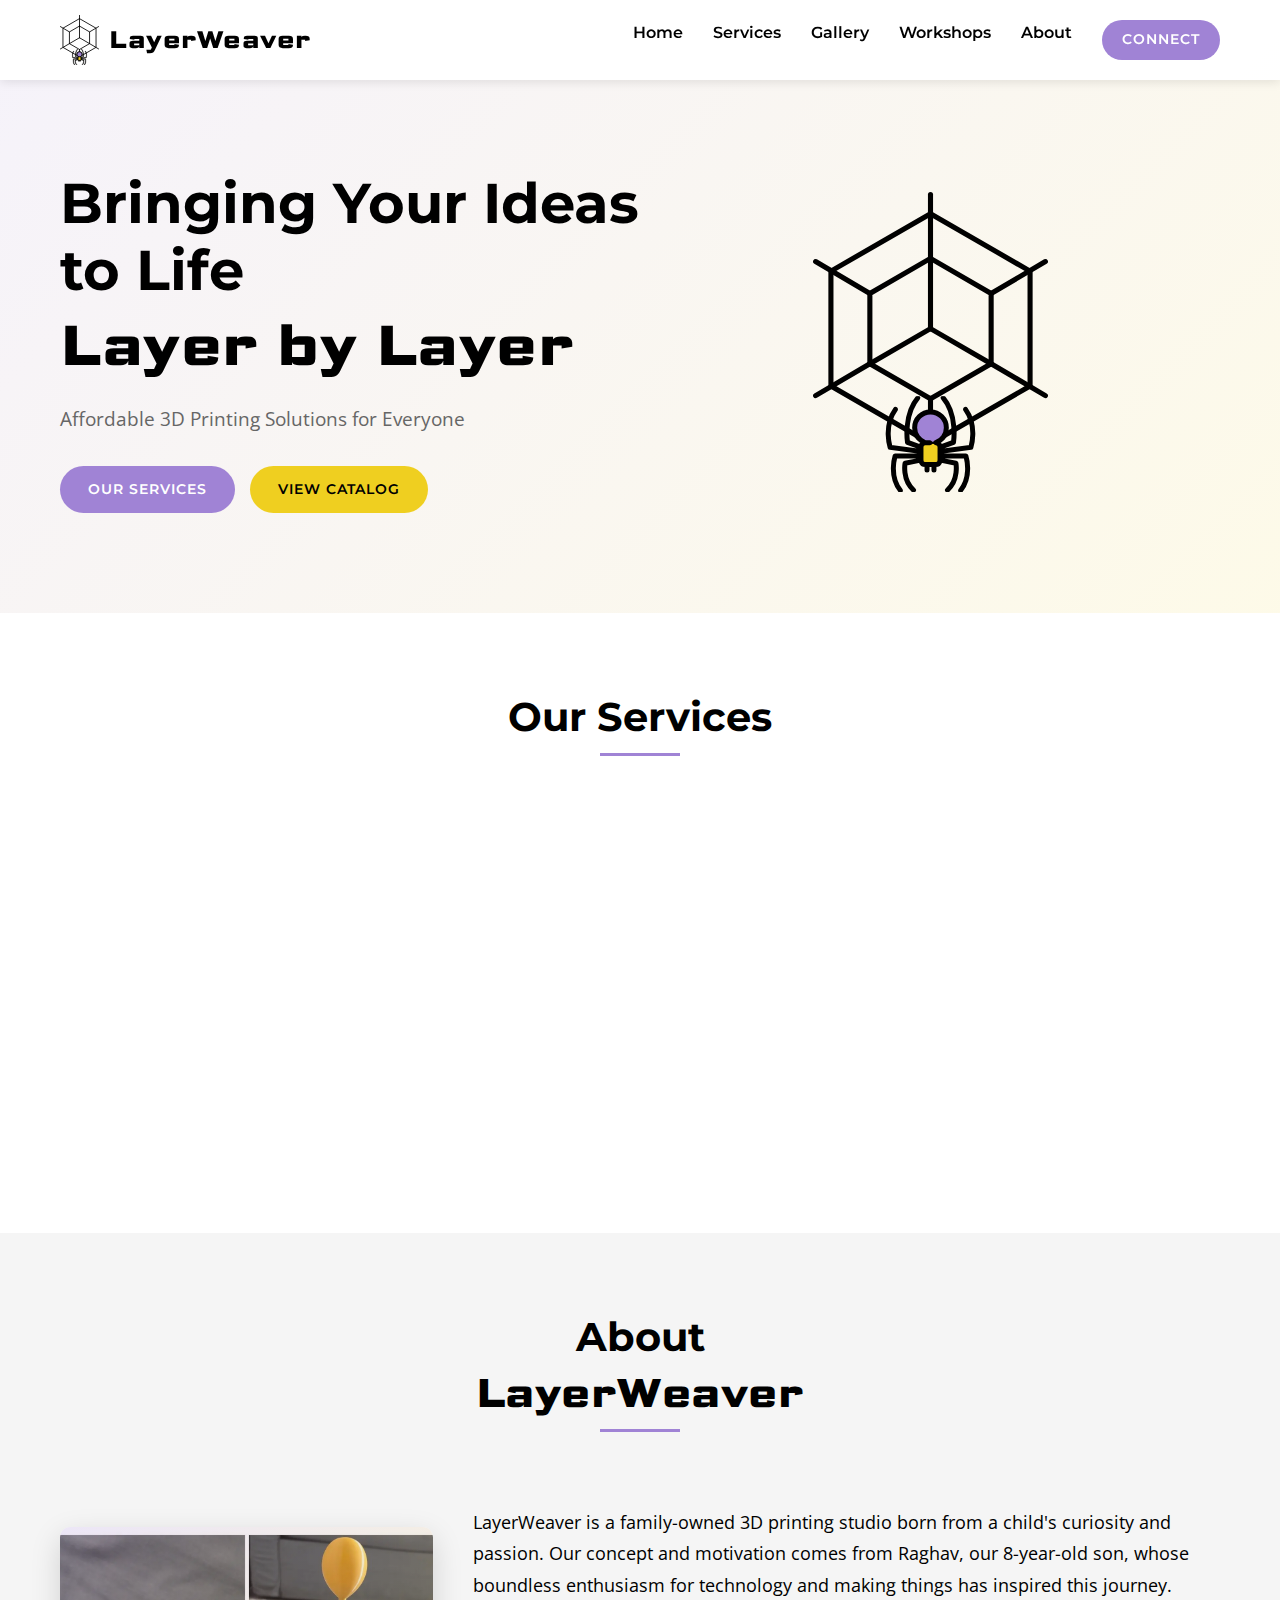
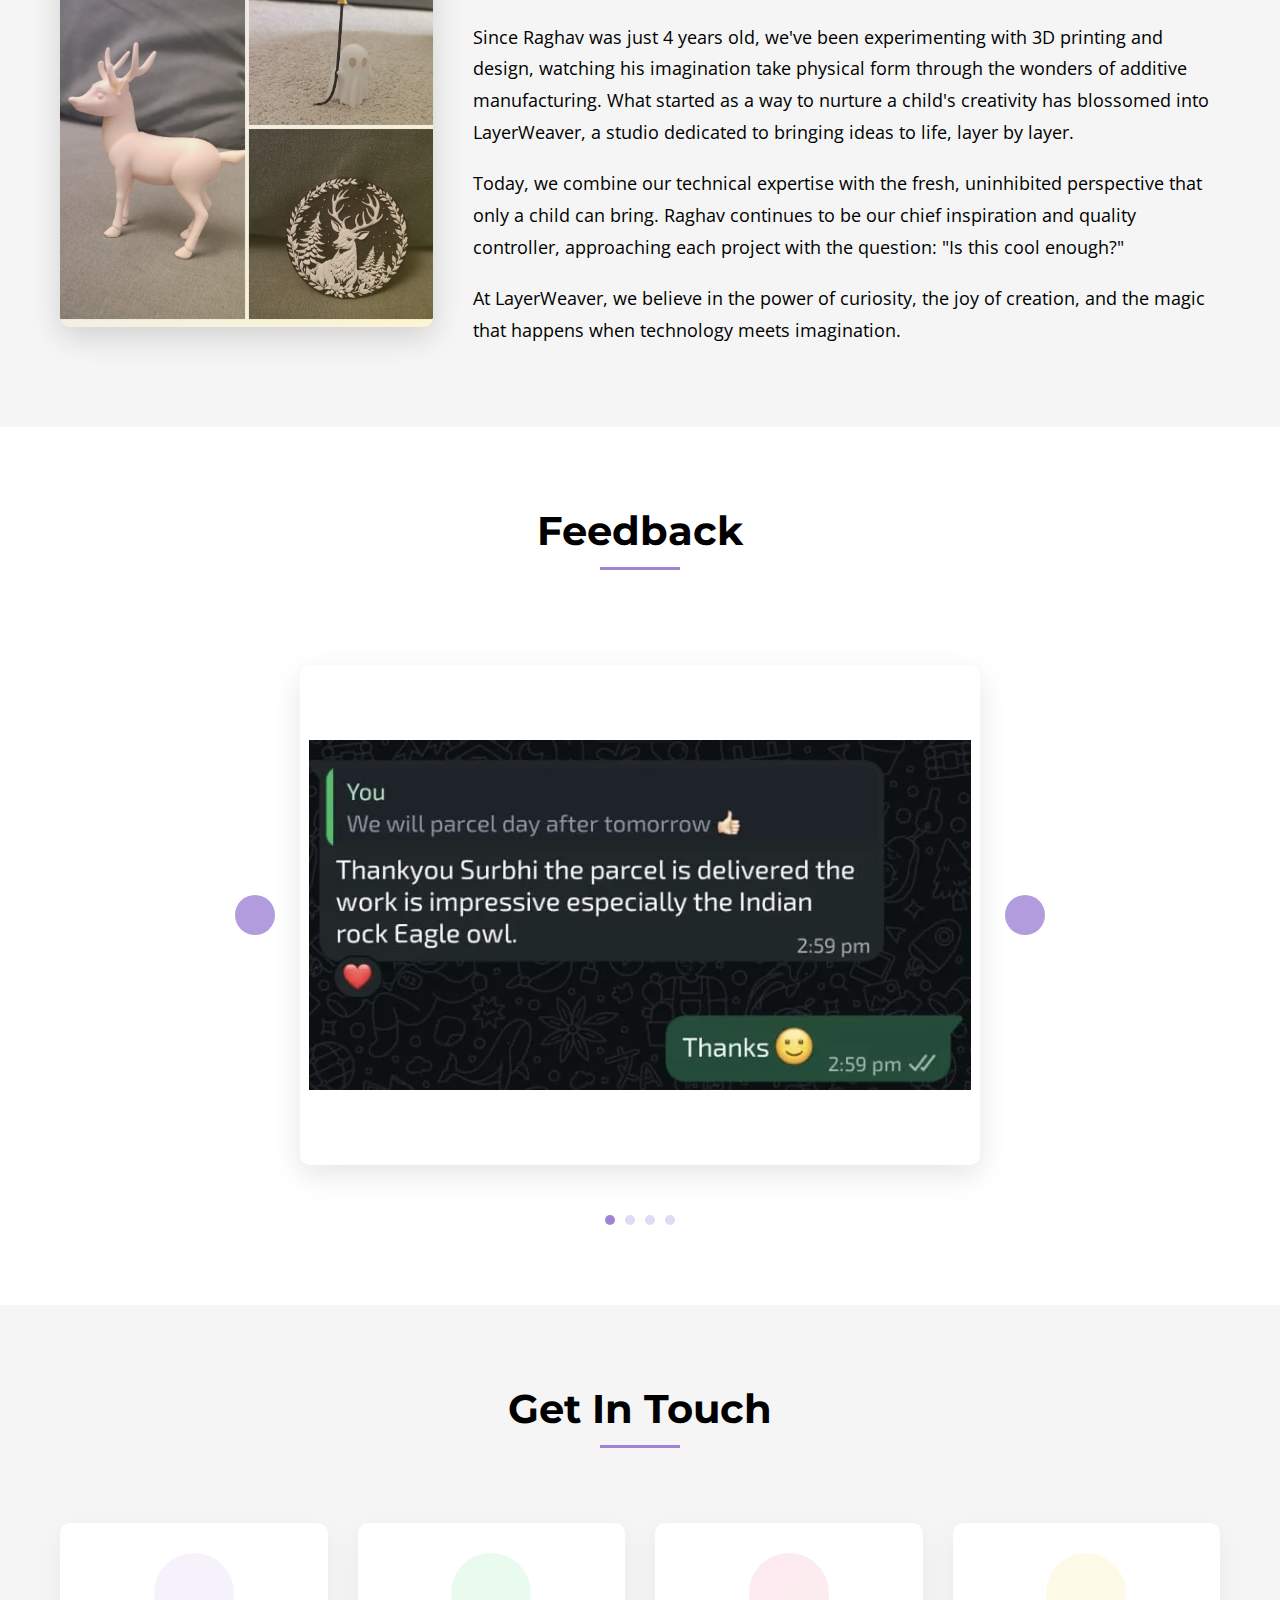
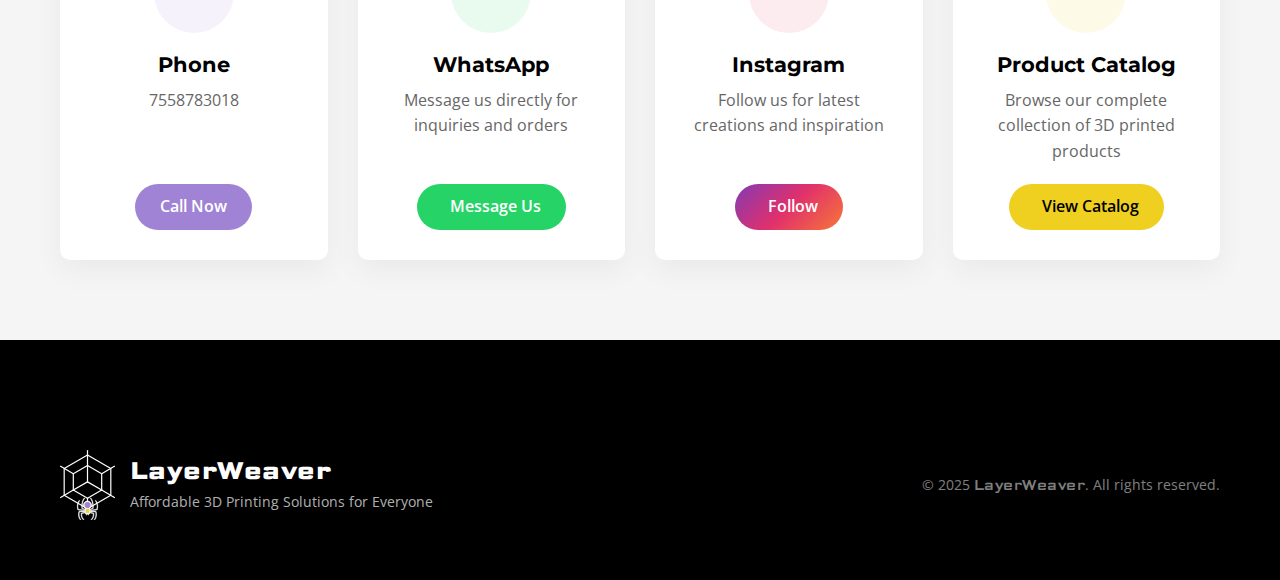
<file: index.html>
<!DOCTYPE html>
<html lang="en">
<head>
    <meta charset="UTF-8">
    <meta name="viewport" content="width=device-width, initial-scale=1.0">
    <title>LayerWeaver - 3D Printing Studio</title>
    
    <!-- Favicon -->
    <link rel="icon" href="images/spider-fevicon.svg" type="image/svg+xml">
    <link rel="apple-touch-icon" href="images/spider-fevicon.svg">
    <meta name="theme-color" content="#A083D5">
    
    <!-- Stylesheets -->
    <link rel="stylesheet" href="styles.css">
    <link rel="preconnect" href="https://fonts.googleapis.com">
    <link rel="preconnect" href="https://fonts.gstatic.com" crossorigin>
    <link href="https://fonts.googleapis.com/css2?family=Montserrat:wght@400;500;600;700&family=Open+Sans:wght@400;600&family=Science+Gothic:wght@400;700&display=swap" rel="stylesheet">
    <link rel="stylesheet" href="https://cdnjs.cloudflare.com/ajax/libs/font-awesome/6.5.1/css/all.min.css" integrity="sha512-DTOQO9RWCH3ppGqcWaEA1BIZOC6xxalwEsw9c2QQeAIftl+Vegovlnee1c9QX4TctnWMn13TZye+giMm8e2LwA==" crossorigin="anonymous" referrerpolicy="no-referrer" />
</head>
<body>
    <header>
        <div class="container">
            <div class="logo-container">
                <img src="images/layerweaver-logo.svg" alt="LayerWeaver Logo" class="logo">
                <h1>LayerWeaver</h1>
            </div>
            <nav>
                <ul class="nav-links">
                    <li><a href="#home">Home</a></li>
                    <li><a href="#services">Services</a></li>
                    <li><a href="gallery.html">Gallery</a></li>
                    <li><a href="workshop/">Workshops</a></li>
                    <li><a href="#about">About</a></li>
                    <li><a href="connect/" class="btn-primary">Connect</a></li>
                </ul>
                <div class="hamburger">
                    <div class="bar"></div>
                    <div class="bar"></div>
                    <div class="bar"></div>
                </div>
            </nav>
        </div>
    </header>

    <section id="home" class="hero">
        <div class="container">
            <div class="hero-content">
                <h1>Bringing Your Ideas to Life <span class="brand-text">Layer by Layer</span></h1>
                <p>Affordable 3D Printing Solutions for Everyone</p>
                <div class="hero-buttons">
                    <a href="#services" class="btn-primary">Our Services</a>
                    <a href="https://wa.me/c/917558783018" class="btn-secondary" target="_blank">View Catalog <i class="fa-brands fa-whatsapp"></i></a>
                </div>
            </div>
            <div class="hero-image">
                <div class="geometric-shape"></div>
            </div>
        </div>
    </section>

    <section id="services" class="services">
        <div class="container">
            <div class="section-header">
                <h2>Our Services</h2>
            </div>
            <div class="services-grid">
                <div class="service-card">
                    <a href="gallery.html#filter=on-demand" class="service-link">
                        <div class="service-icon">
                            <i class="fa-solid fa-cube"></i>
                        </div>
                        <h3>On Demand Printing</h3>
                        <p>Fast and reliable 3D printing services available when you need them, with quick turnaround times.</p>
                    </a>
                </div>
                <div class="service-card">
                    <a href="gallery.html#filter=design" class="service-link">
                        <div class="service-icon">
                            <i class="fa-solid fa-drafting-compass"></i>
                        </div>
                        <h3>3D Design</h3>
                        <p>3D modeling and design services to bring your ideas to life with precision and creativity.</p>
                    </a>
                </div>
                <div class="service-card">
                    <a href="workshop/" class="service-link">
                        <div class="service-icon">
                            <i class="fa-solid fa-chalkboard-user"></i>
                        </div>
                        <h3>Workshops</h3>
                        <p>Learn the art and science of 3D creation through hands-on workshops, for students and beginners.</p>
                    </a>
                </div>

            </div>
        </div>
    </section>


    <section id="about" class="about">
        <div class="container">
            <div class="about-content">
                <div class="section-header">
                    <h2>About <span class="brand-text">LayerWeaver</span></h2>
                </div>
                <div class="about-story">
                    <div class="about-image">
                        <div class="image-frame">
                            <picture>
                                <source srcset="images/gallery/standard/webp/20251207_090320-COLLAGE.webp" type="image/webp">
                                <source srcset="images/gallery/20251207_090320-COLLAGE.jpg" type="image/jpeg">
                                <img src="images/gallery/20251207_090320-COLLAGE.jpg" alt="Collage of 3D printed creations" loading="lazy">
                            </picture>
                        </div>
                    </div>
                    <div class="about-text">
                        <p>LayerWeaver is a family-owned 3D printing studio born from a child's curiosity and passion. Our concept and motivation comes from Raghav, our 8-year-old son, whose boundless enthusiasm for technology and making things has inspired this journey.</p>
                        <p>Since Raghav was just 4 years old, we've been experimenting with 3D printing and design, watching his imagination take physical form through the wonders of additive manufacturing. What started as a way to nurture a child's creativity has blossomed into LayerWeaver, a studio dedicated to bringing ideas to life, layer by layer.</p>
                        <p>Today, we combine our technical expertise with the fresh, uninhibited perspective that only a child can bring. Raghav continues to be our chief inspiration and quality controller, approaching each project with the question: "Is this cool enough?"</p>
                        <p>At LayerWeaver, we believe in the power of curiosity, the joy of creation, and the magic that happens when technology meets imagination.</p>
                    </div>
                </div>
            </div>
        </div>
    </section>

    <section id="testimonials" class="testimonials">
        <div class="container">
            <div class="section-header">
                <h2>Feedback</h2>
            </div>
            <div class="testimonial-slider">
                <div class="testimonial-slide">
                    <div class="testimonial-image">
                        <picture>
                            <source srcset="images/feedback/standard/webp/feedback1.webp" type="image/webp">
                            <source srcset="images/feedback/feedback1.png" type="image/png">
                            <img src="images/feedback/feedback1.png" alt="Customer Review - 5 Stars" loading="lazy">
                        </picture>
                    </div>
                </div>
                <div class="testimonial-slide">
                    <div class="testimonial-image">
                        <picture>
                            <source srcset="images/feedback/standard/webp/feedback2.webp" type="image/webp">
                            <source srcset="images/feedback/feedback2.png" type="image/png">
                            <img src="images/feedback/feedback2.png" alt="Positive Feedback from Satisfied Client" loading="lazy">
                        </picture>
                    </div>
                </div>
                <div class="testimonial-slide">
                    <div class="testimonial-image">
                        <picture>
                            <source srcset="images/feedback/standard/webp/feedback3.webp" type="image/webp">
                            <source srcset="images/feedback/feedback3.png" type="image/png">
                            <img src="images/feedback/feedback3.png" alt="Client Recommendation for Quality Service" loading="lazy">
                        </picture>
                    </div>
                </div>
                <div class="testimonial-slide">
                    <div class="testimonial-image">
                        <picture>
                            <source srcset="images/feedback/standard/webp/feedback4.webp" type="image/webp">
                            <source srcset="images/feedback/feedback4.png" type="image/png">
                            <img src="images/feedback/feedback4.png" alt="Client Testimonial for Excellent Work" loading="lazy">
                        </picture>
                    </div>
                </div>
            </div>
            <div class="testimonial-dots">
                <span class="dot active"></span>
                <span class="dot"></span>
                <span class="dot"></span>
                <span class="dot"></span>
            </div>
        </div>
    </section>

    <section id="contact" class="contact">
        <div class="container">
            <div class="section-header">
                <h2>Get In Touch</h2>
            </div>
            <div class="contact-grid">
                <div class="contact-card">
                    <div class="contact-icon">
                        <i class="fa-solid fa-phone"></i>
                    </div>
                    <h3>Phone</h3>
                    <p>7558783018</p>
                    <a href="tel:+917558783018" class="contact-link">Call Now</a>
                </div>
                
                <div class="contact-card whatsapp-card">
                    <div class="contact-icon">
                        <i class="fa-brands fa-whatsapp"></i>
                    </div>
                    <h3>WhatsApp</h3>
                    <p>Message us directly for inquiries and orders</p>
                    <a href="https://wa.me/917558783018" class="contact-link whatsapp-link" target="_blank">
                        <i class="fa-brands fa-whatsapp"></i> Message Us
                    </a>
                </div>
                
                <div class="contact-card instagram-card">
                    <div class="contact-icon">
                        <i class="fa-brands fa-instagram"></i>
                    </div>
                    <h3>Instagram</h3>
                    <p>Follow us for latest creations and inspiration</p>
                    <a href="https://instagram.com/thelayerweaver" class="contact-link instagram-link" target="_blank">
                        <i class="fa-brands fa-instagram"></i> Follow
                    </a>
                </div>

                <div class="contact-card catalog-card">
                    <div class="contact-icon">
                        <i class="fa-solid fa-book-open"></i>
                    </div>
                    <h3>Product Catalog</h3>
                    <p>Browse our complete collection of 3D printed products</p>
                    <a href="https://wa.me/c/917558783018" class="contact-link catalog-link" target="_blank">
                        <i class="fa-solid fa-shopping-basket"></i> View Catalog
                    </a>
                </div>
            </div>
        </div>
    </section>

    <footer>
        <div class="container">
            <div class="footer-content">
                <div class="footer-left">
                    <img src="images/layerweaver-logo-white.svg" alt="LayerWeaver Logo" class="logo">
                    <div class="footer-text">
                        <h2>LayerWeaver</h2>
                        <p>Affordable 3D Printing Solutions for Everyone</p>
                    </div>
                </div>
                <div class="footer-right">
                    <p>&copy; 2025 <span class="brand-text-small">LayerWeaver</span>. All rights reserved.</p>
                </div>
            </div>
        </div>
    </footer>

    <script src="script.js"></script>
</body>
</html>
</file>
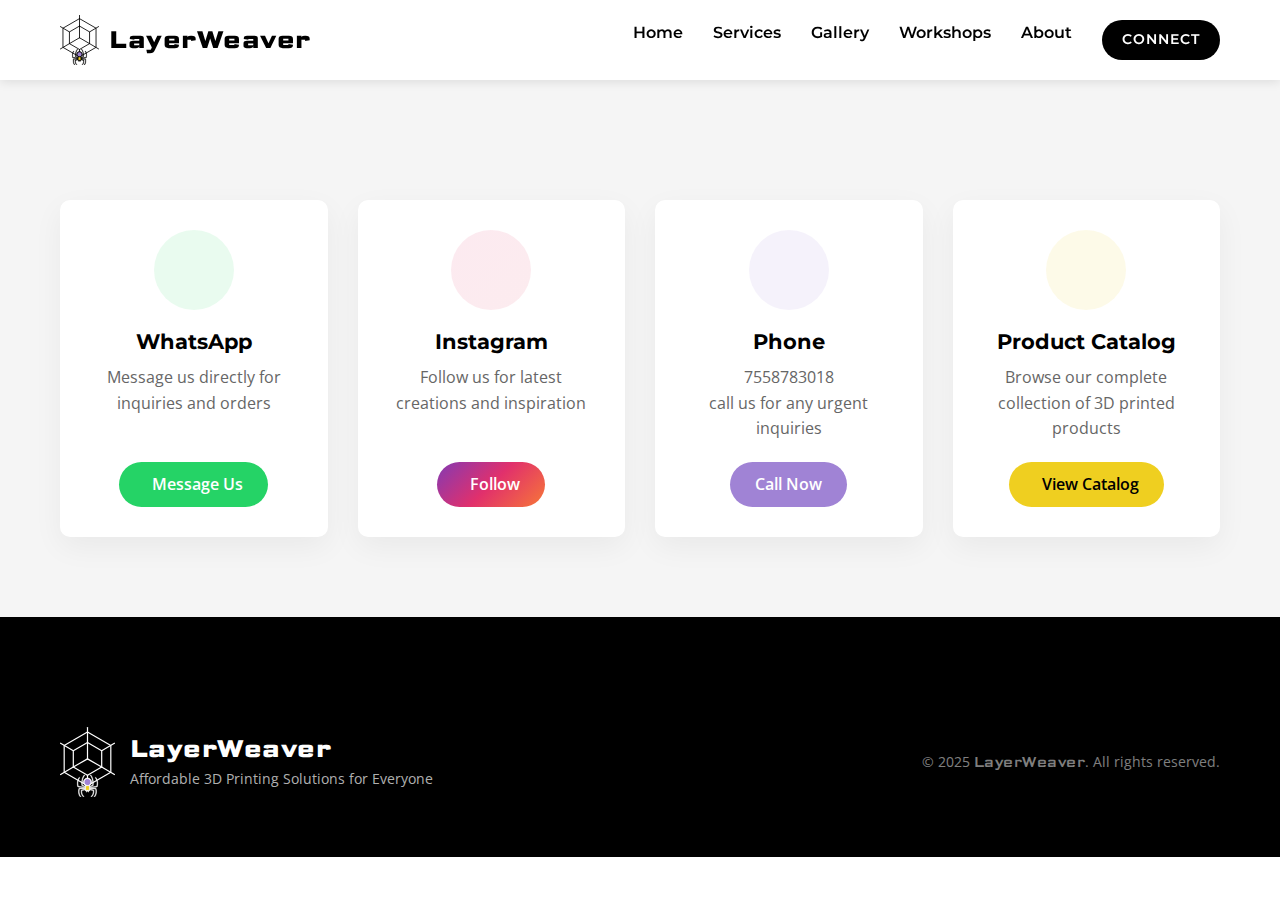
<file: connect/index.html>
<!DOCTYPE html>
<html lang="en">
<head>
    <meta charset="UTF-8">
    <meta name="viewport" content="width=device-width, initial-scale=1.0">
    <title>Connect - LayerWeaver</title>

    <!-- Favicon -->
    <link rel="icon" href="../images/spider-fevicon.svg" type="image/svg+xml">
    <link rel="apple-touch-icon" href="../images/spider-fevicon.svg">
    <meta name="theme-color" content="#A083D5">

    <!-- Stylesheets -->
    <link rel="stylesheet" href="../styles.css">
    <link rel="preconnect" href="https://fonts.googleapis.com">
    <link rel="preconnect" href="https://fonts.gstatic.com" crossorigin>
    <link href="https://fonts.googleapis.com/css2?family=Montserrat:wght@400;500;600;700&family=Open+Sans:wght@400;600&family=Science+Gothic:wght@400;700&display=swap" rel="stylesheet">
    <link rel="stylesheet" href="https://cdnjs.cloudflare.com/ajax/libs/font-awesome/6.5.1/css/all.min.css" integrity="sha512-DTOQO9RWCH3ppGqcWaEA1BIZOC6xxalwEsw9c2QQeAIftl+Vegovlnee1c9QX4TctnWMn13TZye+giMm8e2LwA==" crossorigin="anonymous" referrerpolicy="no-referrer" />
</head>
<body>
    <header>
        <div class="container">
            <div class="logo-container">
                <img src="../images/layerweaver-logo.svg" alt="LayerWeaver Logo" class="logo">
                <h1>LayerWeaver</h1>
            </div>
            <nav>
                <ul class="nav-links">
                    <li><a href="../index.html">Home</a></li>
                    <li><a href="../index.html#services">Services</a></li>
                    <li><a href="../gallery.html">Gallery</a></li>
                    <li><a href="../workshop">Workshops</a></li>
                    <li><a href="../index.html#about">About</a></li>
                    <li><a href="./" class="btn-primary active">Connect</a></li>
                </ul>
                <div class="hamburger">
                    <div class="bar"></div>
                    <div class="bar"></div>
                    <div class="bar"></div>
                </div>
            </nav>
        </div>
    </header>

    <!-- Contact Section - Same layout as home page -->
    <section id="contact" class="contact" style="padding-top: 170px;">
        <div class="container">
            <div class="contact-grid">
                <!-- WhatsApp Card -->
                <div class="contact-card whatsapp-card">
                    <div class="contact-icon">
                        <i class="fa-brands fa-whatsapp"></i>
                    </div>
                    <h3>WhatsApp</h3>
                    <p>Message us directly for inquiries and orders</p>
                    <a href="https://wa.me/917558783018" class="contact-link whatsapp-link" target="_blank">
                        <i class="fa-brands fa-whatsapp"></i> Message Us
                    </a>
                </div>

                <!-- Instagram Card -->
                <div class="contact-card instagram-card">
                    <div class="contact-icon">
                        <i class="fa-brands fa-instagram"></i>
                    </div>
                    <h3>Instagram</h3>
                    <p>Follow us for latest creations and inspiration</p>
                    <a href="https://instagram.com/thelayerweaver" class="contact-link instagram-link" target="_blank">
                        <i class="fa-brands fa-instagram"></i> Follow
                    </a>
                </div>

                <!-- Phone Card -->
                <div class="contact-card">
                    <div class="contact-icon">
                        <i class="fa-solid fa-phone"></i>
                    </div>
                    <h3>Phone</h3>
                    <p>7558783018 <br/>call us for any urgent inquiries</p>
                    <a href="tel:+917558783018" class="contact-link">Call Now</a>
                </div>

                <!-- Catalog Card -->
                <div class="contact-card catalog-card">
                    <div class="contact-icon">
                        <i class="fa-solid fa-book-open"></i>
                    </div>
                    <h3>Product Catalog</h3>
                    <p>Browse our complete collection of 3D printed products</p>
                    <a href="https://wa.me/c/917558783018" class="contact-link catalog-link" target="_blank">
                        <i class="fa-solid fa-shopping-basket"></i> View Catalog
                    </a>
                </div>
            </div>
        </div>
    </section>

    <footer>
        <div class="container">
            <div class="footer-content">
                <div class="footer-left">
                    <img src="../images/layerweaver-logo-white.svg" alt="LayerWeaver Logo" class="logo">
                    <div class="footer-text">
                        <h2>LayerWeaver</h2>
                        <p>Affordable 3D Printing Solutions for Everyone</p>
                    </div>
                </div>
                <div class="footer-right">
                    <p>&copy; 2025 <span class="brand-text-small">LayerWeaver</span>. All rights reserved.</p>
                </div>
            </div>
        </div>
    </footer>

    <script src="../script.js"></script>
</body>
</html>
</file>
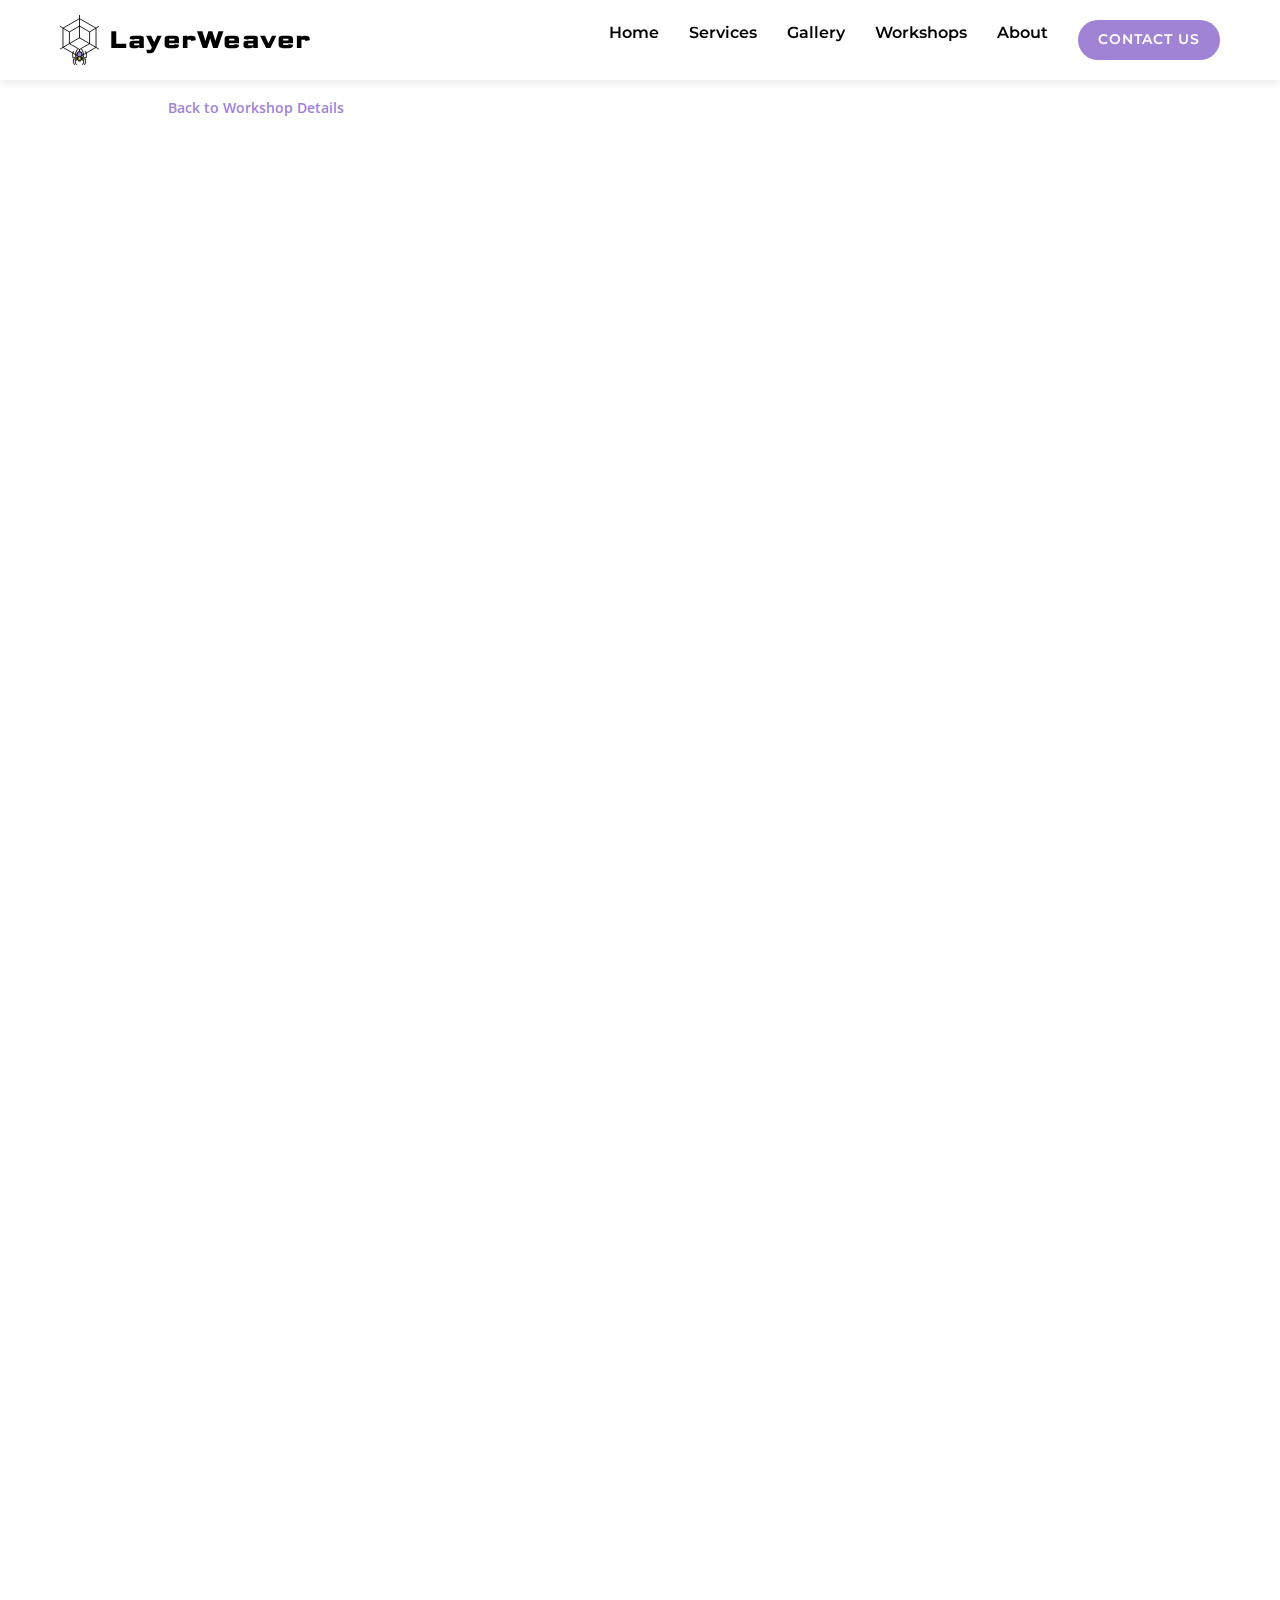
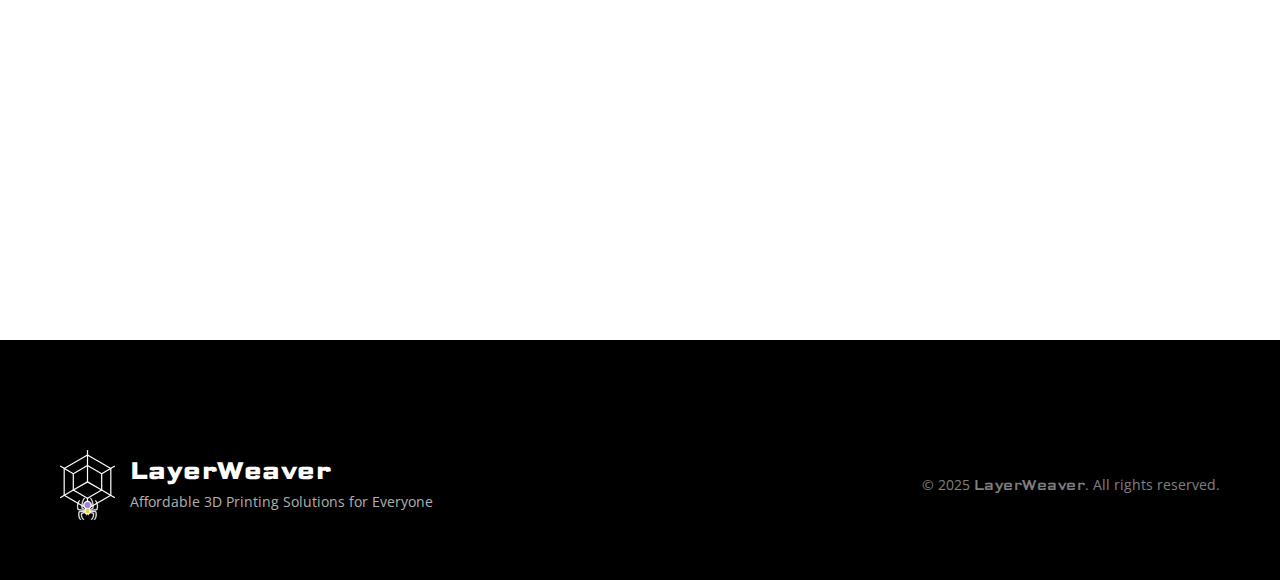
<file: enroll/index.html>
<!DOCTYPE html>
<html lang="en">
<head>
    <meta charset="UTF-8">
    <meta name="viewport" content="width=device-width, initial-scale=1.0">
    <title>Enrollment Form - LayerWeaver 3D Printing Studio</title>

    <!-- Favicon -->
    <link rel="icon" href="../images/spider-fevicon.svg" type="image/svg+xml">
    <link rel="apple-touch-icon" href="../images/spider-fevicon.svg">
    <meta name="theme-color" content="#A083D5">

    <!-- Stylesheets -->
    <link rel="stylesheet" href="../styles.css">
    <link rel="preconnect" href="https://fonts.googleapis.com">
    <link rel="preconnect" href="https://fonts.gstatic.com" crossorigin>
    <link href="https://fonts.googleapis.com/css2?family=Montserrat:wght@400;500;600;700&family=Open+Sans:wght@400;600&family=Science+Gothic:wght@400;700&display=swap" rel="stylesheet">
    <link rel="stylesheet" href="https://cdnjs.cloudflare.com/ajax/libs/font-awesome/6.5.1/css/all.min.css" integrity="sha512-DTOQO9RWCH3ppGqcWaEA1BIZOC6xxalwEsw9c2QQeAIftl+Vegovlnee1c9QX4TctnWMn13TZye+giMm8e2LwA==" crossorigin="anonymous" referrerpolicy="no-referrer" />
    <style>
        body {
            padding-top: 80px;
            min-height: 100vh;
        }
        .enroll-container {
            width: 100%;
            max-width: 1000px;
            margin: 0 auto;
            padding: 10px 20px;
        }

        .form-container {
            width: 100%;
            padding: 0;
            overflow: hidden;
        }
        .form-container iframe {
            width: 100%;
            height: 2100px; /* Fixed height to ensure form is fully displayed */
            border: none;
        }
        .footer {
            visibility: hidden;
            display: none;
        }

         @media (min-width: 768px) {
            .form-container {
               height: 1800px; /* Aspect ratio for tablet (6:5) */
            }
            .footer {
                visibility: visible;
                display: flex;
            }

        }
        .back-to-workshops {
            display: inline-flex;
            align-items: center;
            margin-bottom: 10px;
            color: var(--primary);
            font-weight: 600;
            text-decoration: none;
            font-size: 0.9rem;
        }
        .back-to-workshops i {
            margin-right: 8px;
        }
        .back-to-workshops:hover {
            text-decoration: underline;
        }
    </style>
</head>
<body>
    <header>
        <div class="container">
            <div class="logo-container">
                <img src="../images/layerweaver-logo.svg" alt="LayerWeaver Logo" class="logo">
                <h1>LayerWeaver</h1>
            </div>
            <nav>
                <ul class="nav-links">
                    <li><a href="../index.html">Home</a></li>
                    <li><a href="../index.html#services">Services</a></li>
                    <li><a href="../gallery.html">Gallery</a></li>
                    <li><a href="../workshops.html">Workshops</a></li>
                    <li><a href="../index.html#about">About</a></li>
                    <li><a href="../index.html#contact" class="btn-primary">Contact Us</a></li>
                </ul>
                <div class="hamburger">
                    <div class="bar"></div>
                    <div class="bar"></div>
                    <div class="bar"></div>
                </div>
            </nav>
        </div>
    </header>

    <div class="enroll-container">
        <a href="../workshops.html#intro-to-3d-printing" class="back-to-workshops">
            <i class="fa-solid fa-arrow-left"></i> Back to Workshop Details
        </a>

        <div class="form-container">
            <iframe src="https://docs.google.com/forms/d/e/1FAIpQLSf-fuo3vpeCpE1-9X_tNpF58EZS1p8XnXLy0Kp6e3QJJ3Ot0Q/viewform?embedded=true&usp=sf_link" frameborder="0" marginheight="0" marginwidth="0">Loading…</iframe>
        </div>
    </div>

    <footer class="footer">
        <div class="container">
            <div class="footer-content">
                <div class="footer-left">
                    <img src="../images/layerweaver-logo-white.svg" alt="LayerWeaver Logo" class="logo">
                    <div class="footer-text">
                        <h2>LayerWeaver</h2>
                        <p>Affordable 3D Printing Solutions for Everyone</p>
                    </div>
                </div>
                <div class="footer-right">
                    <p>&copy; 2025 <span class="brand-text-small">LayerWeaver</span>. All rights reserved.</p>
                </div>
            </div>
        </div>
    </footer>

    <script src="../script.js"></script>
</body>
</html>
</file>
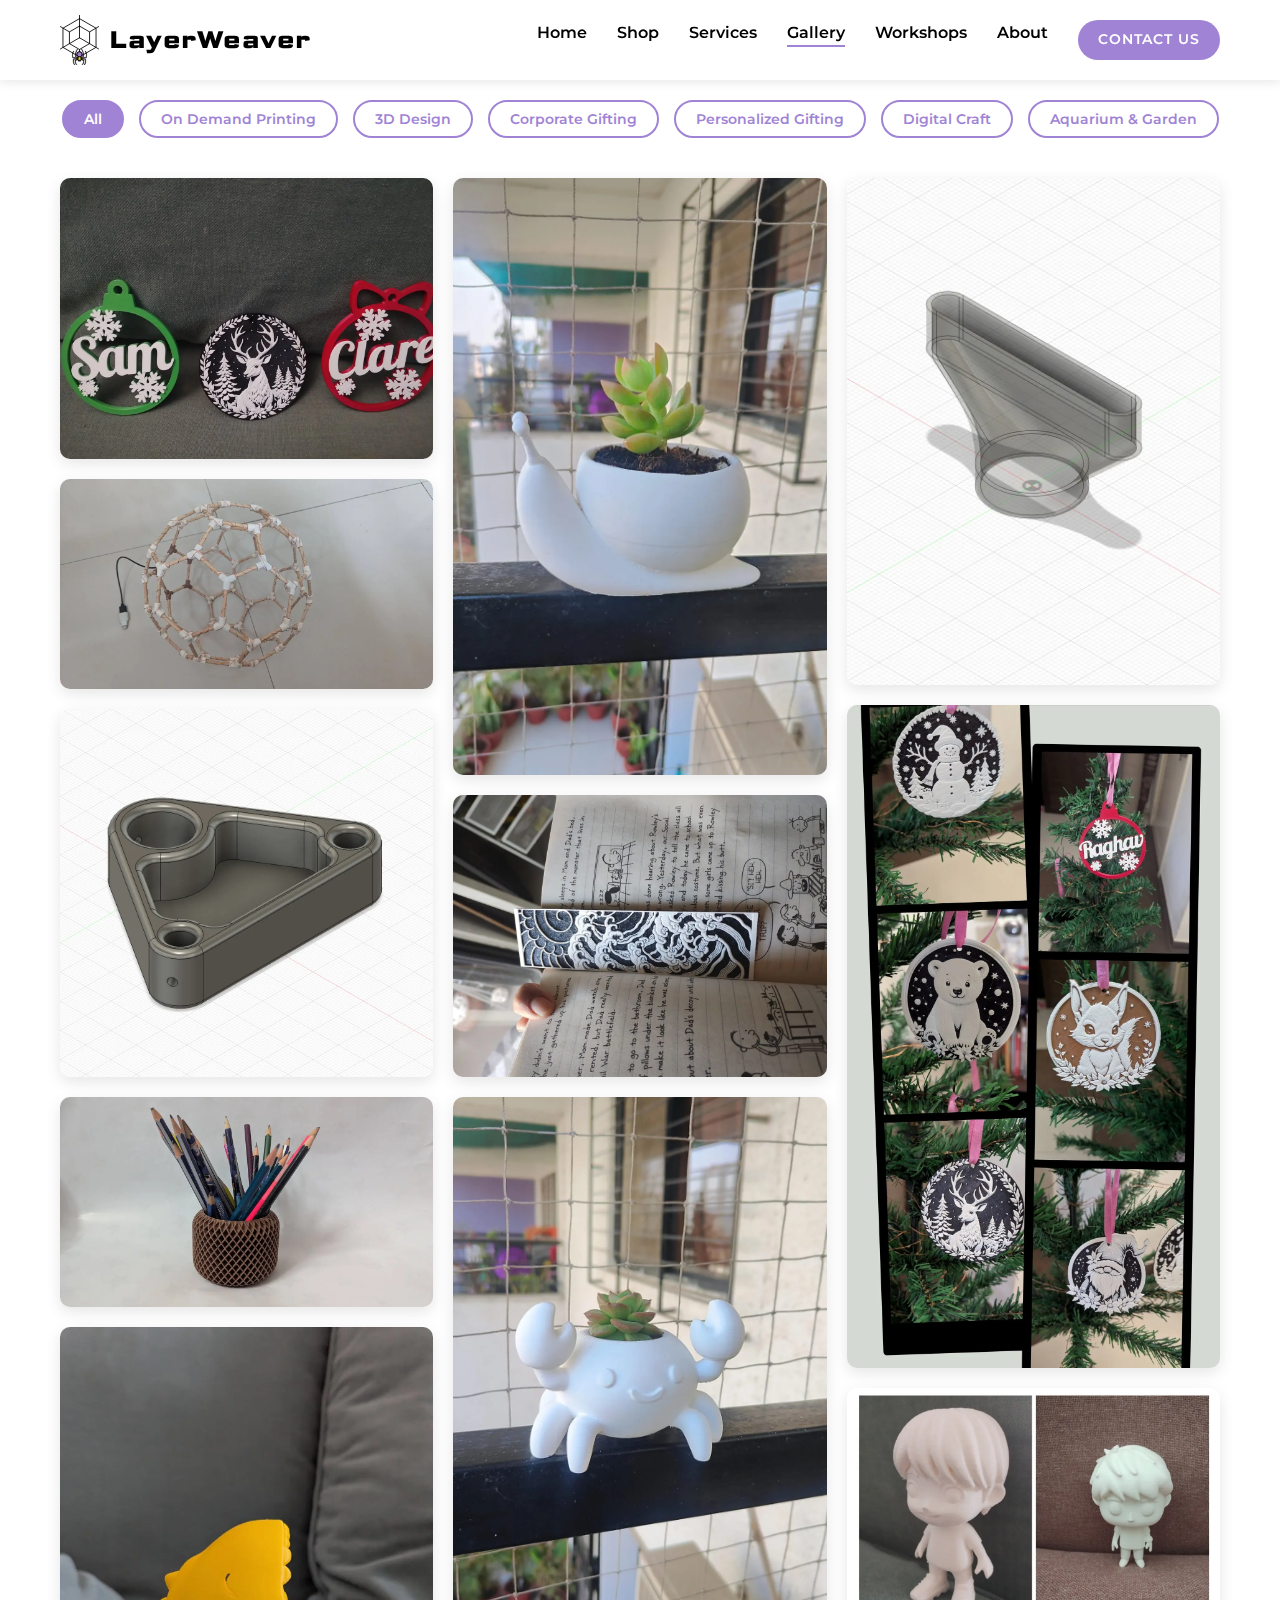
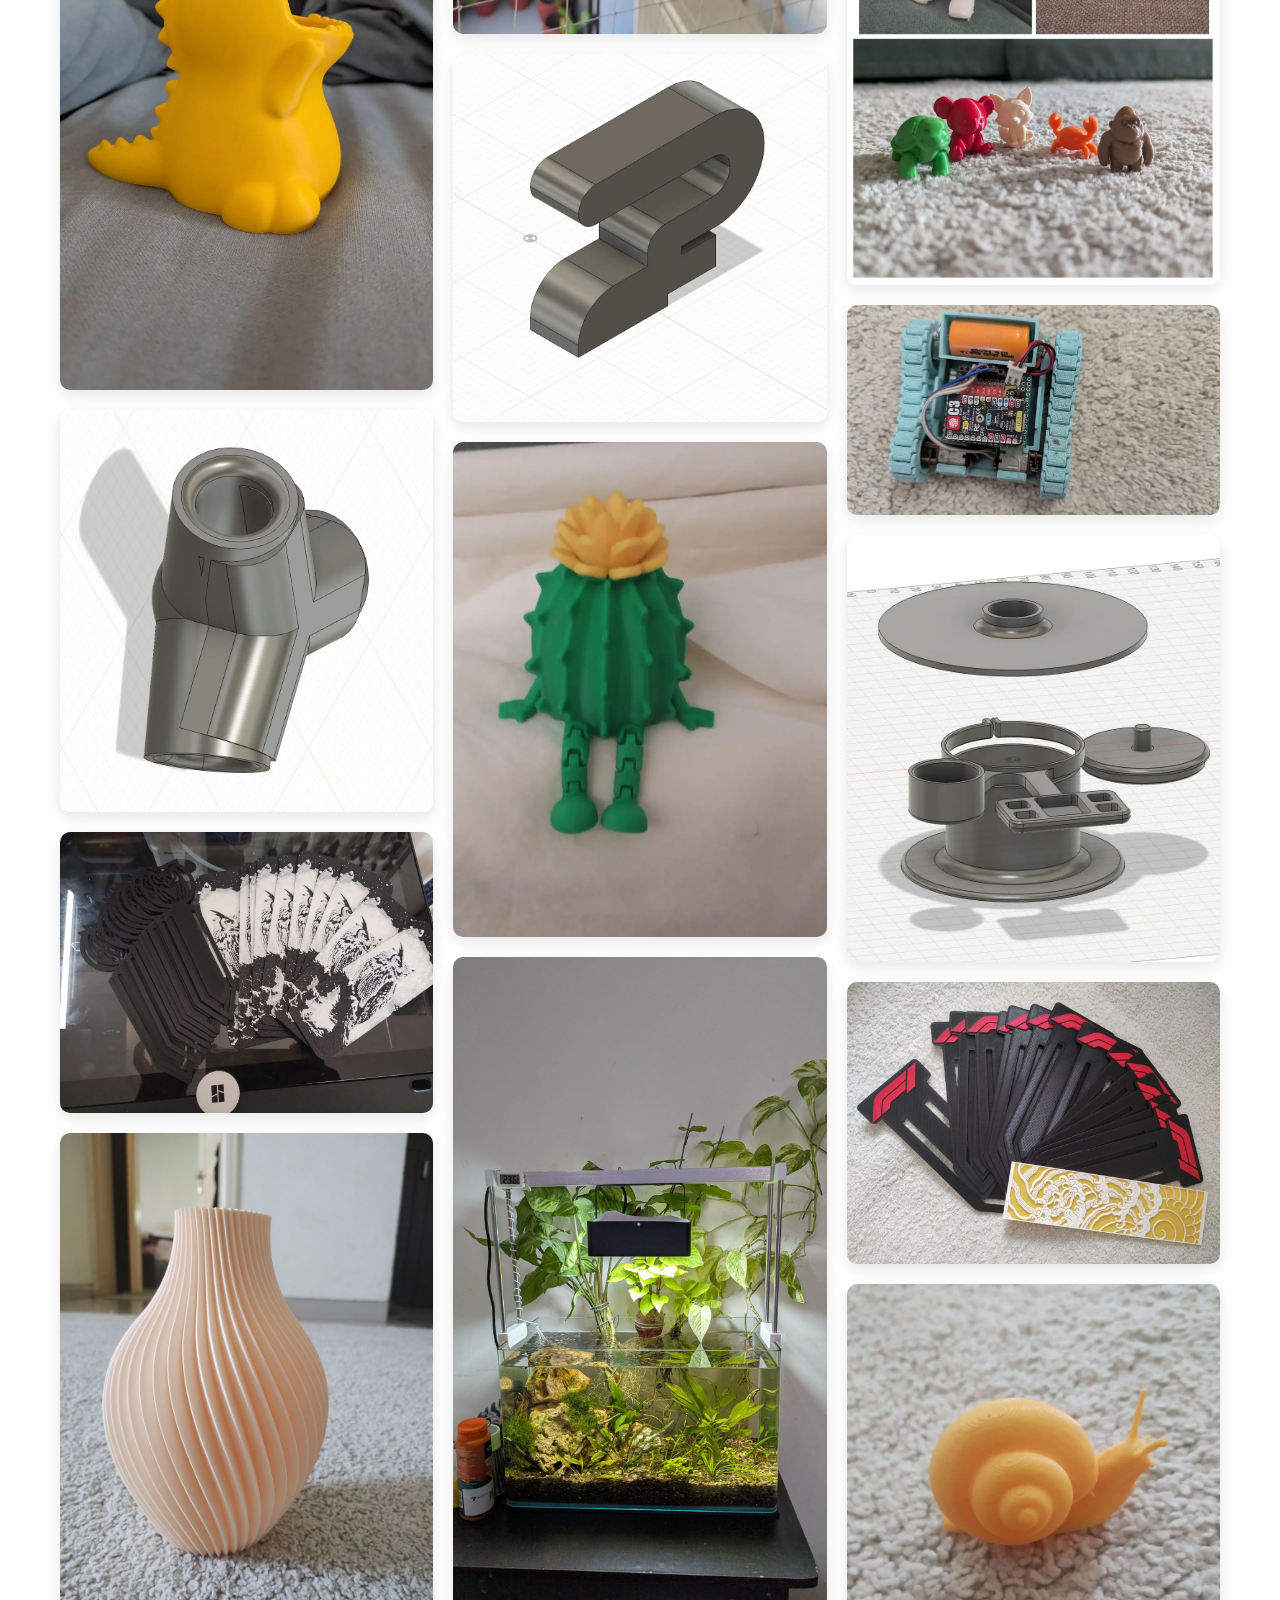
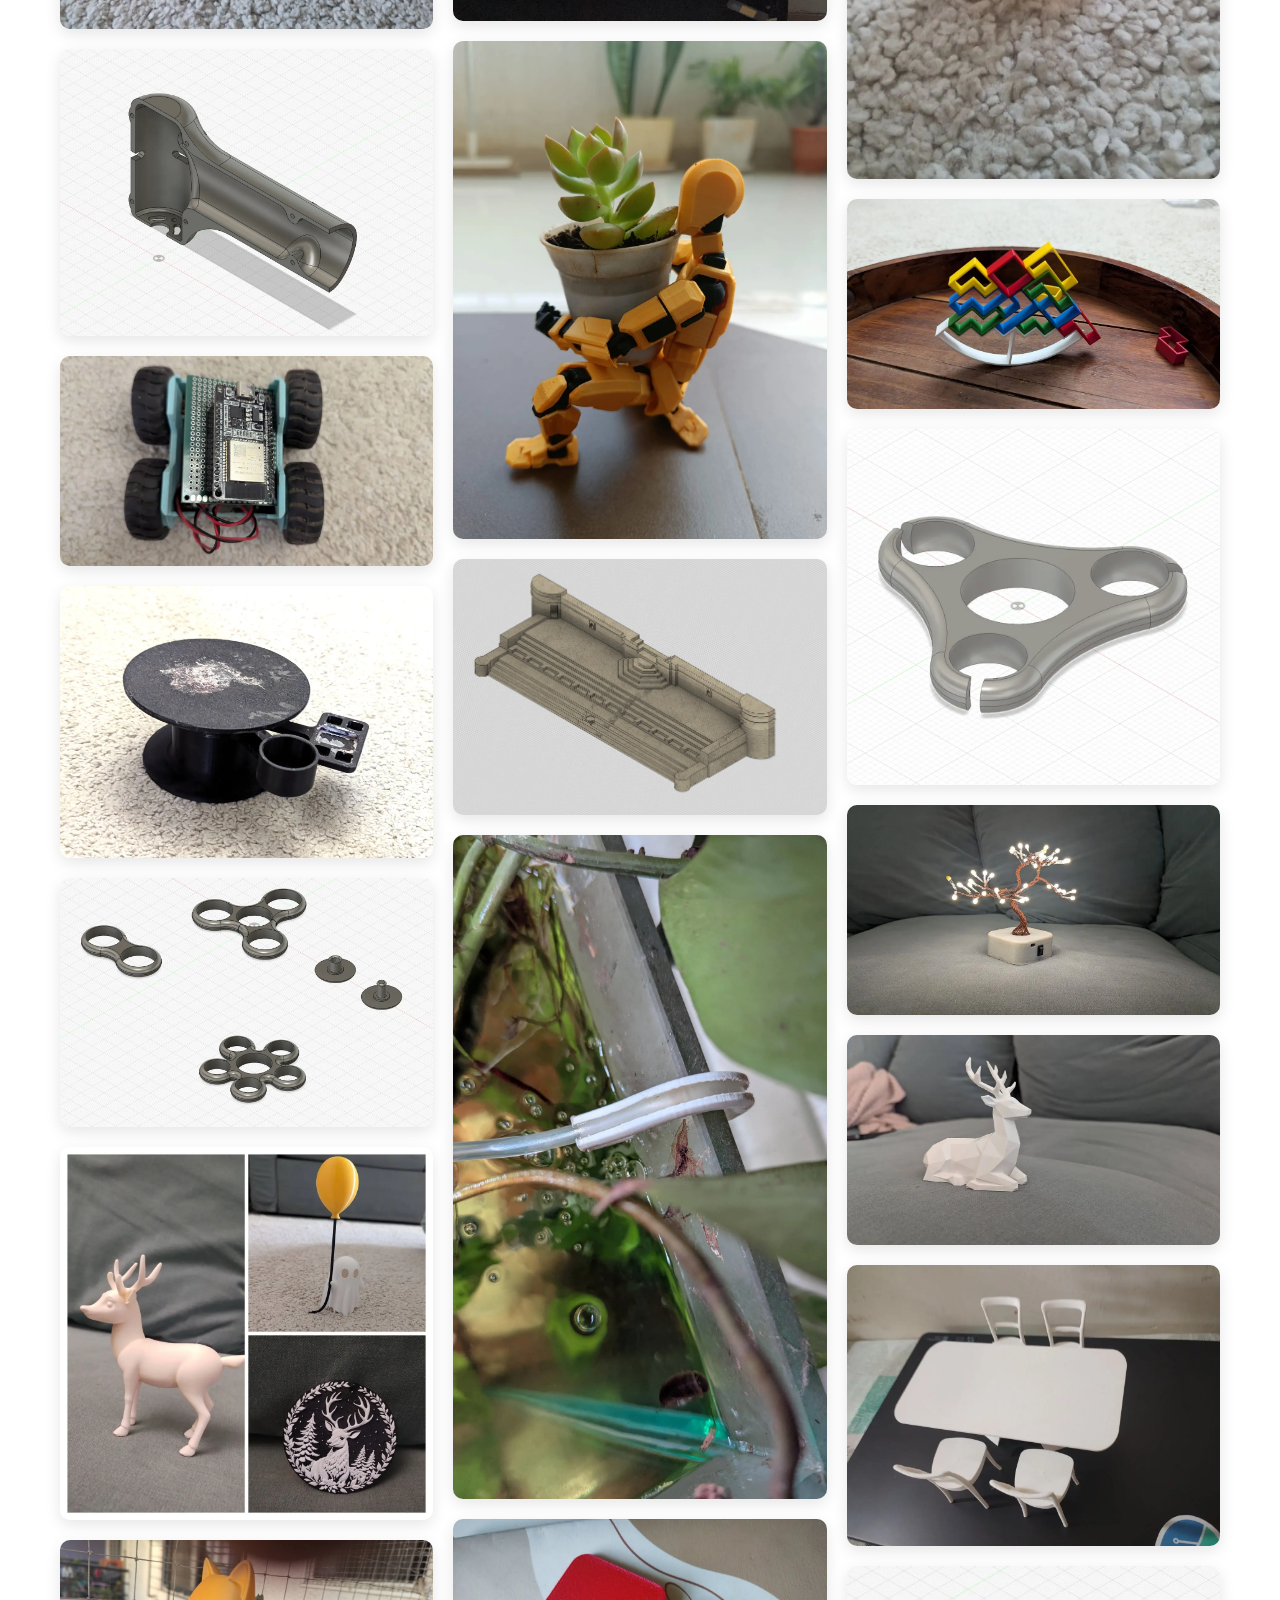
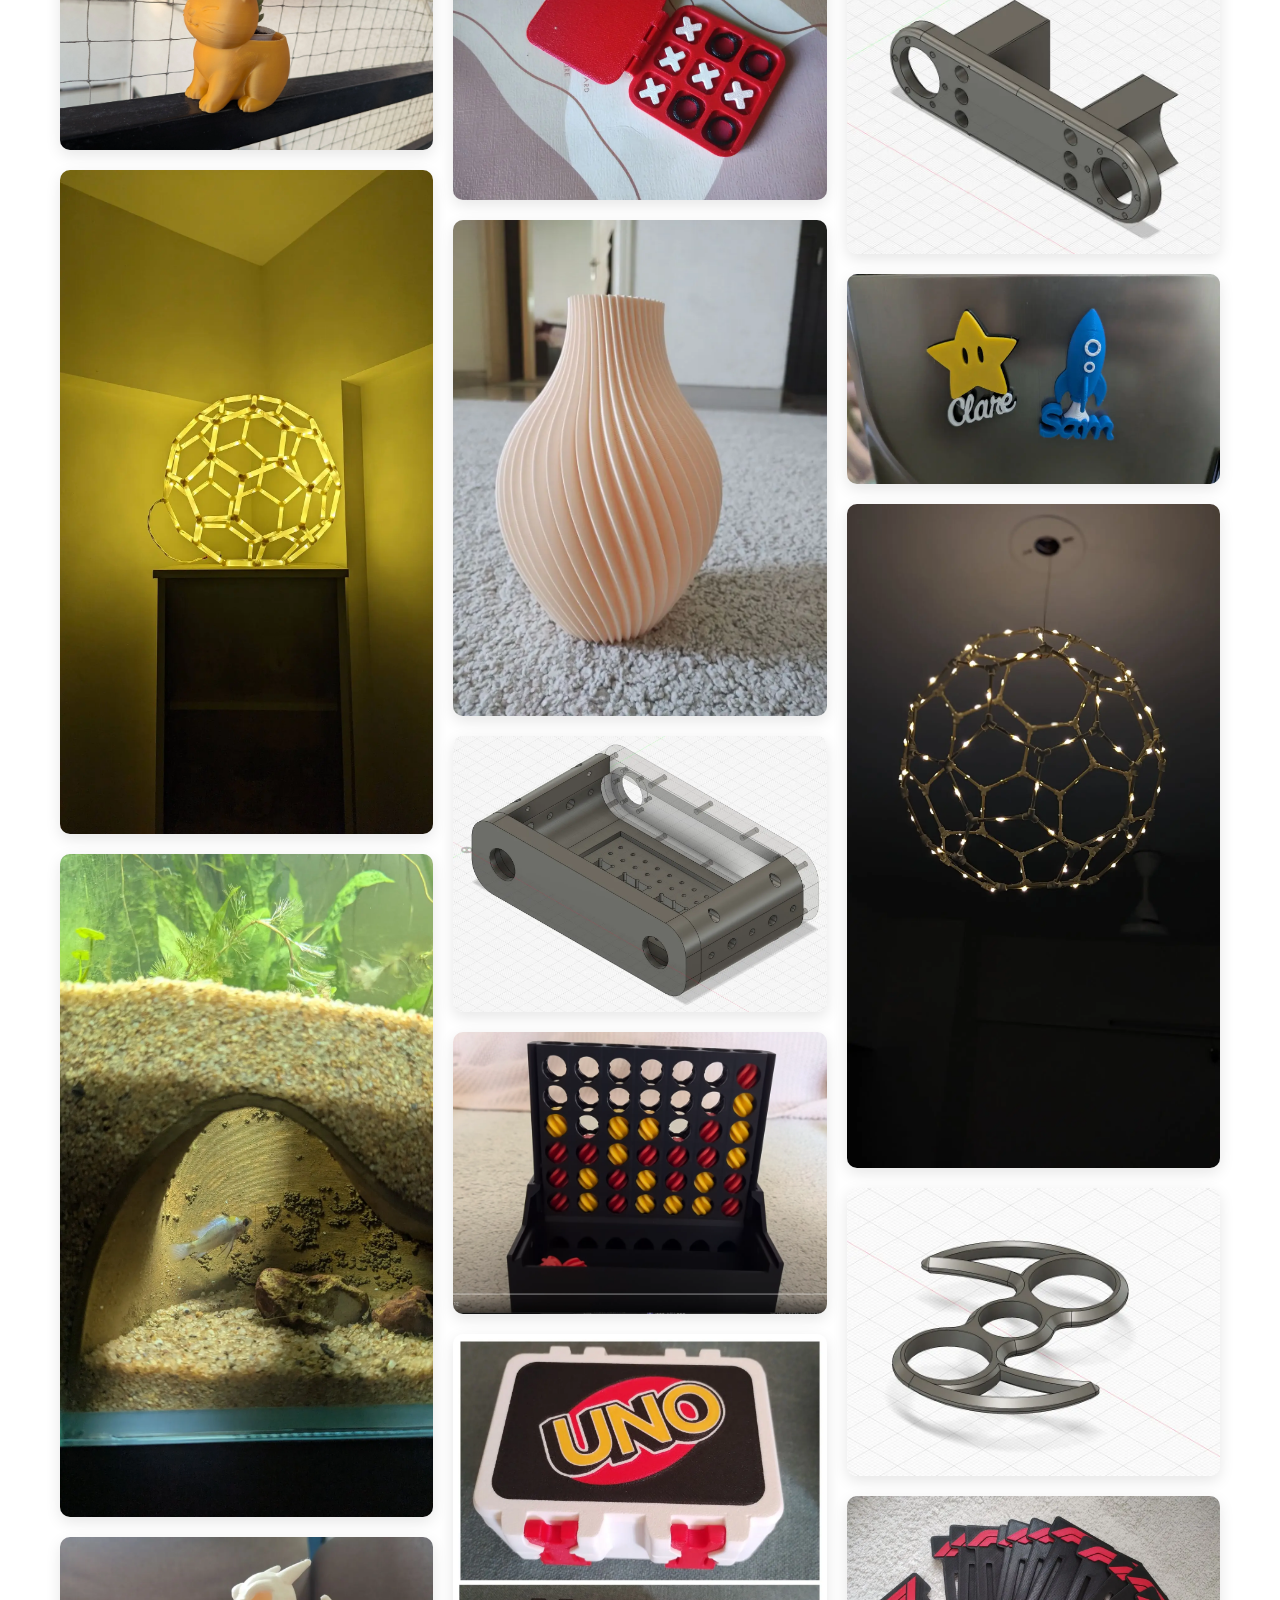
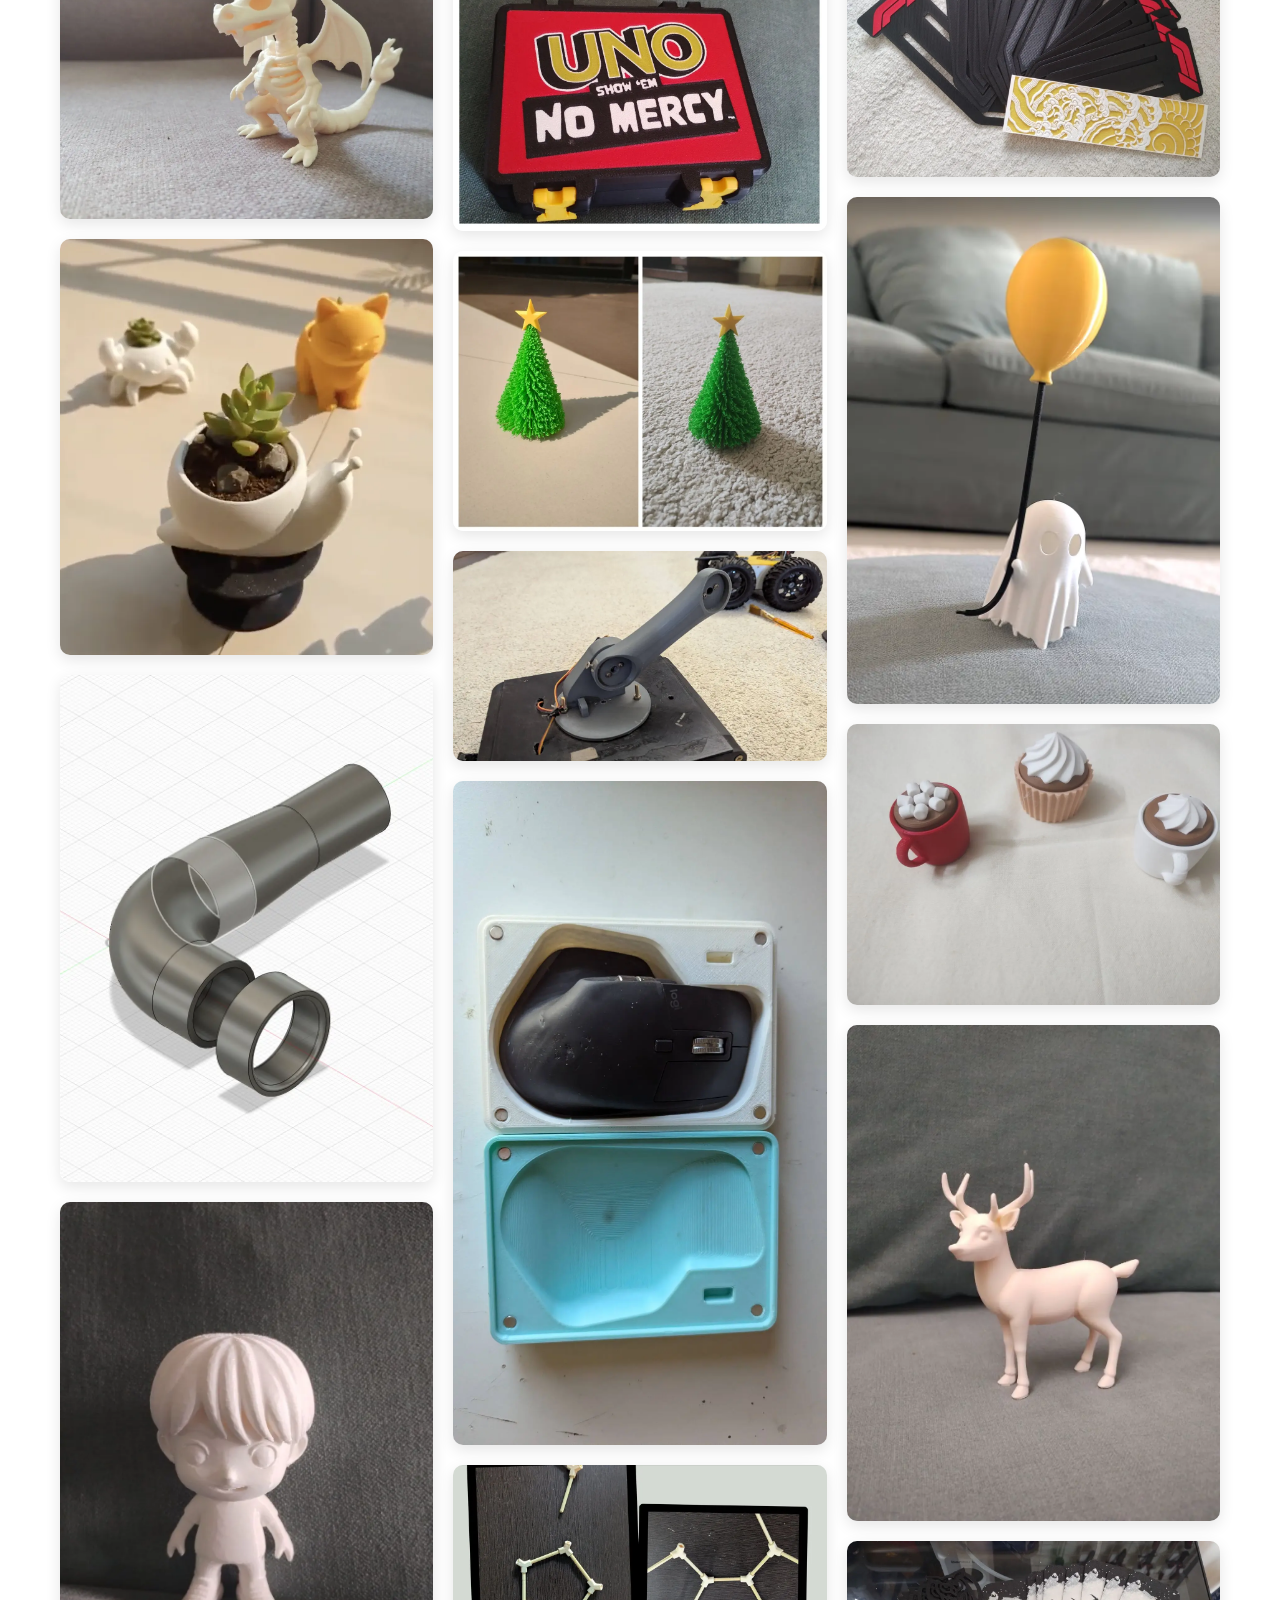
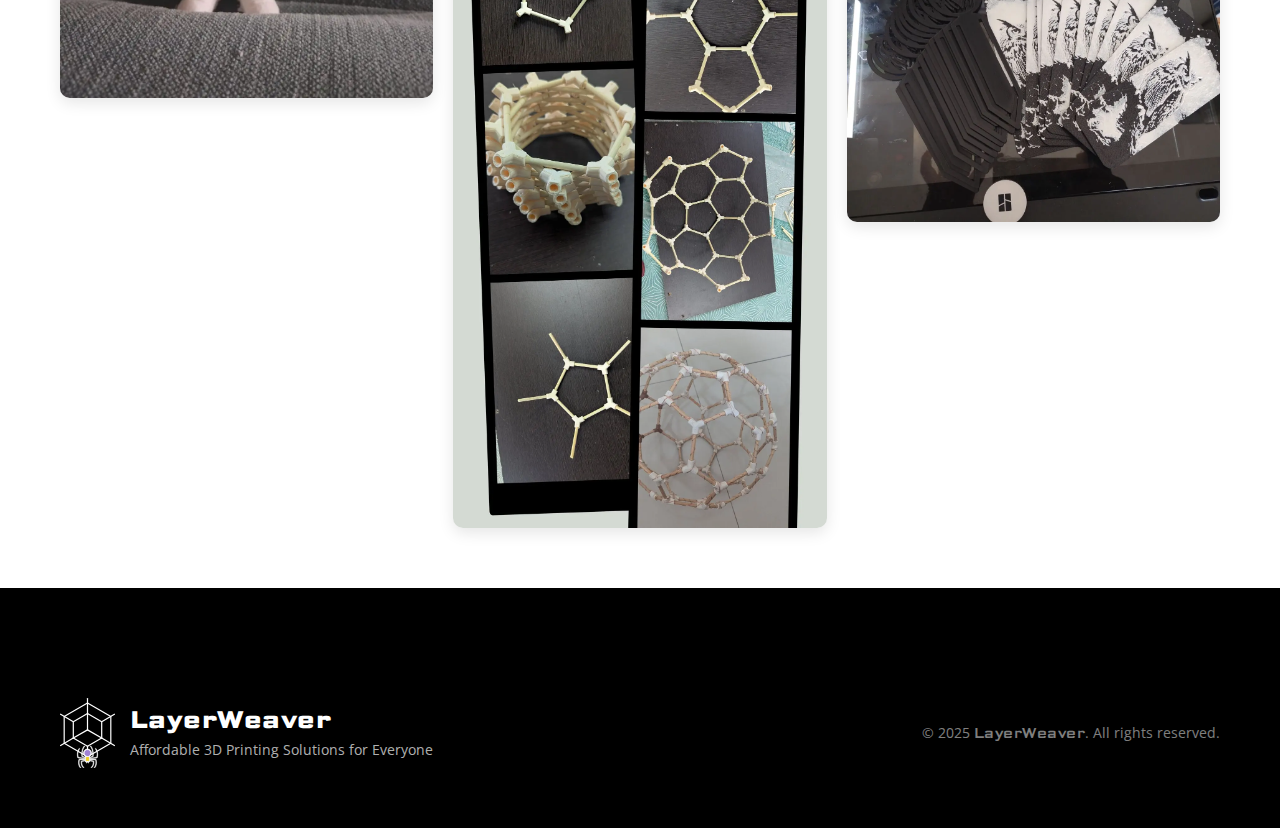
<file: gallery/index.html>
<!DOCTYPE html>
<html lang="en">
<head>
    <meta charset="UTF-8">
    <meta name="viewport" content="width=device-width, initial-scale=1.0">
    <title>Gallery - LayerWeaver 3D Printing Studio</title>
    
    <!-- Favicon -->
    <link rel="icon" href="../images/spider-fevicon.svg" type="image/svg+xml">
    <link rel="apple-touch-icon" href="../images/spider-fevicon.svg">
    <meta name="theme-color" content="#A083D5">
    
    <!-- Stylesheets -->
    <link rel="stylesheet" href="../styles.css">
    <link rel="preconnect" href="https://fonts.googleapis.com">
    <link rel="preconnect" href="https://fonts.gstatic.com" crossorigin>
    <link href="https://fonts.googleapis.com/css2?family=Montserrat:wght@400;500;600;700&family=Open+Sans:wght@400;600&family=Science+Gothic:wght@400;700&display=swap" rel="stylesheet">
    <link rel="stylesheet" href="https://cdnjs.cloudflare.com/ajax/libs/font-awesome/6.5.1/css/all.min.css" integrity="sha512-DTOQO9RWCH3ppGqcWaEA1BIZOC6xxalwEsw9c2QQeAIftl+Vegovlnee1c9QX4TctnWMn13TZye+giMm8e2LwA==" crossorigin="anonymous" referrerpolicy="no-referrer" />
</head>
<body>
    <header>
        <div class="container">
            <div class="logo-container">
                <img src="../images/layerweaver-logo.svg" alt="LayerWeaver Logo" class="logo">
                <h1>LayerWeaver</h1>
            </div>
            <nav>
                <ul class="nav-links">
                    <li><a href="../">Home</a></li>
                    <li><a href="../shop/">Shop</a></li>
                    <li><a href="../#services">Services</a></li>
                    <li><a href="./" class="active">Gallery</a></li>
                    <li><a href="../workshop/">Workshops</a></li>
                    <li><a href="../#about">About</a></li>
                    <li><a href="../connect/" class="btn-primary">Contact Us</a></li>
                </ul>
                <div class="hamburger">
                    <div class="bar"></div>
                    <div class="bar"></div>
                    <div class="bar"></div>
                </div>
            </nav>
        </div>
    </header>

    <section class="gallery-page">
        <div class="container">
            <div class="gallery-filters">
                <button class="filter-btn active" data-filter="all">All</button>
                <button class="filter-btn" data-filter="on-demand">On Demand Printing</button>
                <button class="filter-btn" data-filter="design">3D Design</button>
                <button class="filter-btn" data-filter="corporate">Corporate Gifting</button>
                <button class="filter-btn" data-filter="personal">Personalized Gifting</button>
                <button class="filter-btn" data-filter="craft">Digital Craft</button>
                <button class="filter-btn" data-filter="aquarium-garden">Aquarium & Garden</button>
            </div>
            
            <div class="gallery-grid">
                <!-- Column 1 starts with a collage or featured image -->
                <div class="gallery-item" data-category="personal">
                    <picture>
                        <source srcset="../images/personalized/standard/webp/IMG_20251206_185602219_HDR.webp" type="image/webp">
                        <source srcset="../images/personalized/IMG_20251206_185602219_HDR.jpg" type="image/jpeg">
                        <img src="../images/personalized/IMG_20251206_185602219_HDR.jpg" alt="Custom Birthday Gift" loading="lazy">
                    </picture>
                </div>
                
                <div class="gallery-item" data-category="craft">
                    <picture>
                        <source srcset="../images/craft/standard/webp/PXL_20251126_112313042.MP.webp" type="image/webp">
                        <source srcset="../images/craft/PXL_20251126_112313042.MP.jpg" type="image/jpeg">
                        <img src="../images/craft/PXL_20251126_112313042.MP.jpg" alt="Digital Craft 3D Model" loading="lazy">
                    </picture>
                </div>
                
                <div class="gallery-item" data-category="design">
                    <picture>
                        <source srcset="../images/design/standard/webp/design-4.webp" type="image/webp">
                        <source srcset="../images/design/standard/design-4.png" type="image/png">
                        <img src="../images/design/standard/design-4.png" alt="3D Object Modeling" loading="lazy">
                    </picture>
                </div>
                
                <div class="gallery-item" data-category="corporate">
                    <picture>
                        <source srcset="../images/corporate/standard/webp/PXL_20251010_062547012.webp" type="image/webp">
                        <source srcset="../images/corporate/PXL_20251010_062547012.jpg" type="image/jpeg">
                        <img src="../images/corporate/PXL_20251010_062547012.jpg" alt="Corporate Branded Model" loading="lazy">
                    </picture>
                </div>
                
                <div class="gallery-item" data-category="on-demand">
                    <picture>
                        <source srcset="../images/ondemand/standard/webp/PXL_20251211_061802225.MP.webp" type="image/webp">
                        <source srcset="../images/ondemand/PXL_20251211_061802225.MP.jpg" type="image/jpeg">
                        <img src="../images/ondemand/PXL_20251211_061802225.MP.jpg" alt="Custom Order Print" loading="lazy">
                    </picture>
                </div>
                
                <div class="gallery-item" data-category="design">
                    <picture>
                        <source srcset="../images/design/standard/webp/design-8.webp" type="image/webp">
                        <source srcset="../images/design/standard/design-8.png" type="image/png">
                        <img src="../images/design/standard/design-8.png" alt="CAD Design Blueprint" loading="lazy">
                    </picture>
                </div>
                
                <div class="gallery-item" data-category="corporate">
                    <picture>
                        <source srcset="../images/corporate/standard/webp/IMG_20260101_093541050.webp" type="image/webp">
                        <source srcset="../images/corporate/IMG_20260101_093541050.jpg" type="image/jpeg">
                        <img src="../images/corporate/IMG_20260101_093541050.jpg" alt="Corporate Desk Accessory" loading="lazy">
                    </picture>
                </div>
                
                <div class="gallery-item" data-category="on-demand">
                    <picture>
                        <source srcset="../images/ondemand/standard/webp/IMG_20251225_153501485 (1).webp?v=4" type="image/webp">
                        <source srcset="../images/ondemand/standard/IMG_20251225_153501485 (1).jpg?v=4" type="image/jpeg">
                        <img src="../images/ondemand/standard/IMG_20251225_153501485 (1).jpg?v=4" alt="Urgent Production Model" loading="lazy">
                    </picture>
                </div>
                
                <div class="gallery-item" data-category="design">
                    <picture>
                        <source srcset="../images/design/standard/webp/design-11.webp" type="image/webp">
                        <source srcset="../images/design/standard/design-11.png" type="image/png">
                        <img src="../images/design/standard/design-11.png" alt="Technical 3D Design" loading="lazy">
                    </picture>
                </div>
                
                <div class="gallery-item" data-category="craft">
                    <picture>
                        <source srcset="../images/craft/standard/webp/PXL_20260101_113308898.webp" type="image/webp">
                        <source srcset="../images/craft/PXL_20260101_113308898.jpg" type="image/jpeg">
                        <img src="../images/craft/PXL_20260101_113308898.jpg" alt="Artistic 3D Print" loading="lazy">
                    </picture>
                </div>
                
                <div class="gallery-item" data-category="on-demand">
                    <picture>
                        <source srcset="../images/ondemand/standard/webp/ondemand-11.webp" type="image/webp">
                        <source srcset="../images/ondemand/standard/ondemand-11.jpg" type="image/jpeg">
                        <img src="../images/ondemand/standard/ondemand-11.jpg" alt="On-Demand Order Interface" loading="lazy">
                    </picture>
                </div>
                
                <div class="gallery-item" data-category="design">
                    <picture>
                        <source srcset="../images/design/standard/webp/design-15.webp" type="image/webp">
                        <source srcset="../images/design/standard/design-15.png" type="image/png">
                        <img src="../images/design/standard/design-15.png" alt="3D Design Prototype View" loading="lazy">
                    </picture>
                </div>
                
                <!-- Column 2 starts with a collage or featured image -->
                <div class="gallery-item featured" data-category="corporate">
                    <picture>
                        <source srcset="../images/corporate/standard/webp/20251207_090320-COLLAGE.webp" type="image/webp">
                        <source srcset="../images/corporate/20251207_090320-COLLAGE.jpg" type="image/jpeg">
                        <img src="../images/corporate/20251207_090320-COLLAGE.jpg" alt="Corporate Gift Collection" loading="lazy">
                    </picture>
                </div>
                
                <div class="gallery-item featured" data-category="aquarium-garden">
                    <picture>
                        <source srcset="../images/aquarium_garden/standard/webp/PXL_20260119_113310955.webp" type="image/webp">
                        <source srcset="../images/aquarium_garden/standard/PXL_20260119_113310955.jpg" type="image/jpeg">
                        <img src="../images/aquarium_garden/standard/PXL_20260119_113310955.jpg" alt="Aquarium Decorative Elements" loading="lazy">
                    </picture>
                </div>

                
                <div class="gallery-item" data-category="craft">
                    <picture>
                        <source srcset="../images/craft/standard/webp/PXL_20221210_145446678.webp" type="image/webp">
                        <source srcset="../images/craft/PXL_20221210_145446678.jpg" type="image/jpeg">
                        <img src="../images/craft/PXL_20221210_145446678.jpg" alt="Colorful 3D Printed Creation" loading="lazy">
                    </picture>
                </div>
                
                <div class="gallery-item" data-category="aquarium-garden">
                    <picture>
                        <source srcset="../images/ondemand/standard/webp/PXL_20250302_121117012.webp" type="image/webp">
                        <source srcset="../images/ondemand/PXL_20250302_121117012.jpg" type="image/jpeg">
                        <img src="../images/ondemand/PXL_20250302_121117012.jpg" alt="Aquarium Coral Structures" loading="lazy">
                    </picture>
                </div>
                
                <div class="gallery-item" data-category="on-demand">
                    <picture>
                        <source srcset="../images/ondemand/standard/webp/IMG_20251215_120251031.webp" type="image/webp">
                        <source srcset="../images/ondemand/standard/IMG_20251215_120251031.jpg" type="image/jpeg">
                        <img src="../images/ondemand/standard/IMG_20251215_120251031.jpg" alt="Quick Production Model" loading="lazy">
                    </picture>
                </div>
                
                <div class="gallery-item" data-category="aquarium-garden">
                    <picture>
                        <source srcset="../images/aquarium_garden/standard/webp/Screenshot_2026-01-21_at_12.46.58_PM.webp" type="image/webp">
                        <source srcset="../images/aquarium_garden/standard/Screenshot_2026-01-21_at_12.46.58_PM.png" type="image/png">
                        <img src="../images/aquarium_garden/standard/Screenshot_2026-01-21_at_12.46.58_PM.png" alt="Digital Design for Aquarium Structures" loading="lazy">
                    </picture>
                </div>
                
                <div class="gallery-item" data-category="design">
                    <picture>
                        <source srcset="../images/design/standard/webp/design-2.webp" type="image/webp">
                        <source srcset="../images/design/standard/design-2.png" type="image/png">
                        <img src="../images/design/standard/design-2.png" alt="3D Model Design View" loading="lazy">
                    </picture>
                </div>
                

                
                <div class="gallery-item" data-category="personal">
                    <picture>
                        <source srcset="../images/personalized/standard/webp/IMG_20251213_140023143.webp?v=6" type="image/webp">
                        <source srcset="../images/personalized/standard/IMG_20251213_140023143.jpg?v=6" type="image/jpeg">
                        <img src="../images/personalized/standard/IMG_20251213_140023143.jpg?v=6" alt="Customized Anniversary Gift" loading="lazy">
                    </picture>
                </div>
                
                <div class="gallery-item" data-category="aquarium-garden">
                    <picture>
                        <source srcset="../images/aquarium_garden/standard/webp/WhatsApp_Image_2026-01-18_at_16.22.50.webp" type="image/webp">
                        <source srcset="../images/aquarium_garden/standard/WhatsApp_Image_2026-01-18_at_16.22.50.jpg" type="image/jpeg">
                        <img src="../images/aquarium_garden/standard/WhatsApp_Image_2026-01-18_at_16.22.50.jpg" alt="Garden Miniature Display" loading="lazy">
                    </picture>
                </div>
                
                <div class="gallery-item" data-category="corporate">
                    <picture>
                        <source srcset="../images/corporate/standard/webp/IMG_20251217_164910358.webp" type="image/webp">
                        <source srcset="../images/corporate/IMG_20251217_164910358.jpg" type="image/jpeg">
                        <img src="../images/corporate/IMG_20251217_164910358.jpg" alt="Business Promotional Item" loading="lazy">
                    </picture>
                </div>
                
                <div class="gallery-item" data-category="aquarium-garden">
                    <picture>
                        <source srcset="../images/aquarium_garden/standard/webp/WhatsApp_Image_2026-01-18_at_16.22.51.webp" type="image/webp">
                        <source srcset="../images/aquarium_garden/standard/WhatsApp_Image_2026-01-18_at_16.22.51.jpg" type="image/jpeg">
                        <img src="../images/aquarium_garden/standard/WhatsApp_Image_2026-01-18_at_16.22.51.jpg" alt="Custom Aquarium Decoration" loading="lazy">
                    </picture>
                </div>
                
                <div class="gallery-item" data-category="design">
                    <picture>
                        <source srcset="../images/design/standard/webp/design-5.webp" type="image/webp">
                        <source srcset="../images/design/standard/design-5.png" type="image/png">
                        <img src="../images/design/standard/design-5.png" alt="Parametric Design Tools" loading="lazy">
                    </picture>
                </div>
                
                <div class="gallery-item" data-category="on-demand">
                    <picture>
                        <source srcset="../images/ondemand/standard/webp/IMG_20251127_194938438.webp" type="image/webp">
                        <source srcset="../images/ondemand/standard/IMG_20251127_194938438.jpg" type="image/jpeg">
                        <img src="../images/ondemand/standard/IMG_20251127_194938438.jpg" alt="Quick Turnaround 3D Print" loading="lazy">
                    </picture>
                </div>
                
                <div class="gallery-item" data-category="aquarium-garden">
                    <picture>
                        <source srcset="../images/aquarium_garden/standard/webp/PXL_20260121_070911667.MP.webp" type="image/webp">
                        <source srcset="../images/aquarium_garden/standard/PXL_20260121_070911667.MP.jpg" type="image/jpeg">
                        <img src="../images/aquarium_garden/standard/PXL_20260121_070911667.MP.jpg" alt="Aquarium Garden Decoration Set" loading="lazy">
                    </picture>
                </div>
                
                <div class="gallery-item" data-category="craft">
                    <picture>
                        <source srcset="../images/craft/standard/webp/WhatsApp_Image_2026-01-18_at_13.06.00.webp" type="image/webp">
                        <source srcset="../images/craft/standard/WhatsApp_Image_2026-01-18_at_13.06.00.jpg" type="image/jpeg">
                        <img src="../images/craft/standard/WhatsApp_Image_2026-01-18_at_13.06.00.jpg" alt="Handcrafted 3D Design" loading="lazy">
                    </picture>
                </div>
                
                <div class="gallery-item" data-category="design">
                    <picture>
                        <source srcset="../images/design/standard/webp/design-9.webp" type="image/webp">
                        <source srcset="../images/design/standard/design-9.png" type="image/png">
                        <img src="../images/design/standard/design-9.png" alt="3D Software Interface" loading="lazy">
                    </picture>
                </div>
                
                <div class="gallery-item" data-category="aquarium-garden">
                    <picture>
                        <source srcset="../images/aquarium_garden/standard/webp/PXL_20260121_071052006.MP.webp" type="image/webp">
                        <source srcset="../images/aquarium_garden/standard/PXL_20260121_071052006.MP.jpg" type="image/jpeg">
                        <img src="../images/aquarium_garden/standard/PXL_20260121_071052006.MP.jpg" alt="3D Printed Aquarium Accessories" loading="lazy">
                    </picture>
                </div>
                
                <div class="gallery-item" data-category="personal">
                    <picture>
                        <source srcset="../images/personalized/standard/webp/IMG_20251219_143726761.webp" type="image/webp">
                        <source srcset="../images/personalized/IMG_20251219_143726761.jpg" type="image/jpeg">
                        <img src="../images/personalized/IMG_20251219_143726761.jpg" alt="Custom Name Plate" loading="lazy">
                    </picture>
                </div>
                
                <div class="gallery-item" data-category="corporate">
                    <picture>
                        <source srcset="../images/corporate/standard/webp/IMG_20251225_153501485.webp?v=4" type="image/webp">
                        <source srcset="../images/corporate/standard/IMG_20251225_153501485.jpg?v=4" type="image/jpeg">
                        <img src="../images/corporate/standard/IMG_20251225_153501485.jpg?v=4" alt="Executive Gift Item" loading="lazy">
                    </picture>
                </div>
                
                <div class="gallery-item" data-category="design">
                    <picture>
                        <source srcset="../images/design/standard/webp/design-12.webp" type="image/webp">
                        <source srcset="../images/design/standard/design-12.png" type="image/png">
                        <img src="../images/design/standard/design-12.png" alt="Complex 3D Model Design" loading="lazy">
                    </picture>
                </div>
                
                <div class="gallery-item" data-category="on-demand">
                    <picture>
                        <source srcset="../images/ondemand/standard/webp/ondemand-12.webp" type="image/webp">
                        <source srcset="../images/ondemand/standard/ondemand-12.jpg" type="image/jpeg">
                        <img src="../images/ondemand/standard/ondemand-12.jpg" alt="Order Tracking Dashboard" loading="lazy">
                    </picture>
                </div>
                
                <!-- Column 3 starts with a collage or featured image -->
                <div class="gallery-item featured" data-category="personal">
                    <picture>
                        <source srcset="../images/personalized/standard/webp/20251220_110512-COLLAGE.webp" type="image/webp">
                        <source srcset="../images/personalized/20251220_110512-COLLAGE.jpg" type="image/jpeg">
                        <img src="../images/personalized/20251220_110512-COLLAGE.jpg" alt="Personalized Gift Collection" loading="lazy">
                    </picture>
                </div>
                
                <div class="gallery-item" data-category="on-demand">
                    <picture>
                        <source srcset="../images/ondemand/standard/webp/20251216_101908-COLLAGE.webp" type="image/webp">
                        <source srcset="../images/ondemand/20251216_101908-COLLAGE.jpg" type="image/jpeg">
                        <img src="../images/ondemand/20251216_101908-COLLAGE.jpg" alt="On-Demand Printing Project" loading="lazy">
                    </picture>
                </div>
                
                <div class="gallery-item" data-category="design">
                    <picture>
                        <source srcset="../images/design/standard/webp/design-17.webp" type="image/webp">
                        <source srcset="../images/design/standard/design-17.jpg" type="image/jpeg">
                        <img src="../images/design/standard/design-17.jpg" alt="3D Design Prototype" loading="lazy">
                    </picture>
                </div>
                
                <div class="gallery-item" data-category="corporate">
                    <picture>
                        <source srcset="../images/corporate/standard/webp/PXL_20260101_112937926.webp" type="image/webp">
                        <source srcset="../images/corporate/PXL_20260101_112937926.jpg" type="image/jpeg">
                        <img src="../images/corporate/PXL_20260101_112937926.jpg" alt="Company Award Model" loading="lazy">
                    </picture>
                </div>
                
                <div class="gallery-item" data-category="craft">
                    <picture>
                        <source srcset="../images/craft/standard/webp/20251212_180938-COLLAGE.webp" type="image/webp">
                        <source srcset="../images/craft/20251212_180938-COLLAGE.jpg" type="image/jpeg">
                        <img src="../images/craft/20251212_180938-COLLAGE.jpg" alt="Digital Craft Collection" loading="lazy">
                    </picture>
                </div>
                

                
                <div class="gallery-item" data-category="design">
                    <picture>
                        <source srcset="../images/design/standard/webp/design-3.webp" type="image/webp">
                        <source srcset="../images/design/standard/design-3.png" type="image/png">
                        <img src="../images/design/standard/design-3.png" alt="CAD Design Wireframe" loading="lazy">
                    </picture>
                </div>
                
                <div class="gallery-item" data-category="on-demand">
                    <picture>
                        <source srcset="../images/ondemand/standard/webp/20251208_182851-COLLAGE.webp" type="image/webp">
                        <source srcset="../images/ondemand/20251208_182851-COLLAGE.jpg" type="image/jpeg">
                        <img src="../images/ondemand/20251208_182851-COLLAGE.jpg" alt="On-Demand Printing Collection" loading="lazy">
                    </picture>
                </div>
                
                <div class="gallery-item" data-category="personal">
                    <picture>
                        <source srcset="../images/personalized/standard/webp/20251214_120432-COLLAGE.webp" type="image/webp">
                        <source srcset="../images/personalized/20251214_120432-COLLAGE.jpg" type="image/jpeg">
                        <img src="../images/personalized/20251214_120432-COLLAGE.jpg" alt="Personalized Figurines" loading="lazy">
                    </picture>
                </div>
                
                <div class="gallery-item" data-category="craft">
                    <picture>
                        <source srcset="../images/craft/standard/webp/PXL_20260101_113211339.webp" type="image/webp">
                        <source srcset="../images/craft/PXL_20260101_113211339.jpg" type="image/jpeg">
                        <img src="../images/craft/PXL_20260101_113211339.jpg" alt="Creative 3D Design" loading="lazy">
                    </picture>
                </div>
                
                <div class="gallery-item" data-category="design">
                    <picture>
                        <source srcset="../images/design/standard/webp/design-7.webp" type="image/webp">
                        <source srcset="../images/design/standard/design-7.png" type="image/png">
                        <img src="../images/design/standard/design-7.png" alt="3D Surface Modeling" loading="lazy">
                    </picture>
                </div>
                
                <div class="gallery-item" data-category="corporate">
                    <picture>
                        <source srcset="../images/corporate/standard/webp/IMG_20251220_090636357.webp" type="image/webp">
                        <source srcset="../images/corporate/IMG_20251220_090636357.jpg" type="image/jpeg">
                        <img src="../images/corporate/IMG_20251220_090636357.jpg" alt="Holiday Corporate Gift" loading="lazy">
                    </picture>
                </div>
                
                <div class="gallery-item" data-category="personal">
                    <picture>
                        <source srcset="../images/personalized/standard/webp/IMG_20251216_140411577.webp?v=6" type="image/webp">
                        <source srcset="../images/personalized/standard/IMG_20251216_140411577.jpg?v=6" type="image/jpeg">
                        <img src="../images/personalized/standard/IMG_20251216_140411577.jpg?v=6" alt="Personal Memory Keepsake" loading="lazy">
                    </picture>
                </div>
                
                <div class="gallery-item" data-category="on-demand">
                    <picture>
                        <source srcset="../images/ondemand/standard/webp/PXL_20251229_160640582.MP.webp" type="image/webp">
                        <source srcset="../images/ondemand/PXL_20251229_160640582.MP.jpg" type="image/jpeg">
                        <img src="../images/ondemand/PXL_20251229_160640582.MP.jpg" alt="Expedited 3D Print" loading="lazy">
                    </picture>
                </div>
                

                
                <div class="gallery-item" data-category="design">
                    <picture>
                        <source srcset="../images/design/standard/webp/design-10.webp" type="image/webp">
                        <source srcset="../images/design/standard/design-10.png" type="image/png">
                        <img src="../images/design/standard/design-10.png" alt="Precision Modeling Tools" loading="lazy">
                    </picture>
                </div>
                

                
                <div class="gallery-item" data-category="craft">
                    <picture>
                        <source srcset="../images/craft/standard/webp/PXL_20251106_135840426.MP.webp" type="image/webp">
                        <source srcset="../images/craft/PXL_20251106_135840426.MP.jpg" type="image/jpeg">
                        <img src="../images/craft/PXL_20251106_135840426.MP.jpg" alt="Detailed Craft Print" loading="lazy">
                    </picture>
                </div>
                
                <div class="gallery-item" data-category="corporate">
                    <picture>
                        <source srcset="../images/corporate/standard/webp/PXL_20251216_052338486.webp" type="image/webp">
                        <source srcset="../images/corporate/PXL_20251216_052338486.jpg" type="image/jpeg">
                        <img src="../images/corporate/PXL_20251216_052338486.jpg" alt="Customized Business Item" loading="lazy">
                    </picture>
                </div>
                
                <div class="gallery-item" data-category="on-demand">
                    <picture>
                        <source srcset="../images/ondemand/standard/webp/IMG_20251220_174049589.webp" type="image/webp">
                        <source srcset="../images/ondemand/IMG_20251220_174049589.jpg" type="image/jpeg">
                        <img src="../images/ondemand/IMG_20251220_174049589.jpg" alt="Same-Day 3D Print" loading="lazy">
                    </picture>
                </div>
                
                <!-- Remaining items in mixed order to maintain balance -->
                <div class="gallery-item" data-category="design">
                    <picture>
                        <source srcset="../images/design/standard/webp/design-13.webp" type="image/webp">
                        <source srcset="../images/design/standard/design-13.png" type="image/png">
                        <img src="../images/design/standard/design-13.png" alt="3D Design Rendering" loading="lazy">
                    </picture>
                </div>
                
                <div class="gallery-item" data-category="personal">
                    <picture>
                        <source srcset="../images/personalized/standard/webp/PXL_20251203_122542597.MP.webp" type="image/webp">
                        <source srcset="../images/personalized/PXL_20251203_122542597.MP.jpg" type="image/jpeg">
                        <img src="../images/personalized/PXL_20251203_122542597.MP.jpg" alt="Personalized Toy Model" loading="lazy">
                    </picture>
                </div>
                
                <div class="gallery-item" data-category="craft">
                    <picture>
                        <source srcset="../images/craft/standard/webp/PXL_20221212_145900932.PORTRAIT.webp" type="image/webp">
                        <source srcset="../images/craft/PXL_20221212_145900932.PORTRAIT.jpg" type="image/jpeg">
                        <img src="../images/craft/PXL_20221212_145900932.PORTRAIT.jpg" alt="Portrait Style 3D Model" loading="lazy">
                    </picture>
                </div>
                
                <div class="gallery-item" data-category="design">
                    <picture>
                        <source srcset="../images/design/standard/webp/design-14.webp" type="image/webp">
                        <source srcset="../images/design/standard/design-14.png" type="image/png">
                        <img src="../images/design/standard/design-14.png" alt="3D Object Manipulation" loading="lazy">
                    </picture>
                </div>
                
                <div class="gallery-item" data-category="on-demand">
                    <picture>
                        <source srcset="../images/ondemand/standard/webp/IMG_20251220_090636357.webp" type="image/webp">
                        <source srcset="../images/ondemand/IMG_20251220_090636357.jpg" type="image/jpeg">
                        <img src="../images/ondemand/IMG_20251220_090636357.jpg" alt="Rushed Order Print" loading="lazy">
                    </picture>
                </div>
                
                <div class="gallery-item" data-category="personal">
                    <picture>
                        <source srcset="../images/personalized/standard/webp/personalized-8.webp" type="image/webp">
                        <source srcset="../images/personalized/standard/personalized-8.jpg" type="image/jpeg">
                        <img src="../images/personalized/standard/personalized-8.jpg" alt="Personalization Design Tool" loading="lazy">
                    </picture>
                </div>
                
                <div class="gallery-item" data-category="craft">
                    <picture>
                        <source srcset="../images/craft/standard/webp/IMG_20251223_203155735.webp" type="image/webp">
                        <source srcset="../images/craft/standard/IMG_20251223_203155735.jpg" type="image/jpeg">
                        <img src="../images/craft/standard/IMG_20251223_203155735.jpg" alt="Digital Craft Sculpture" loading="lazy">
                    </picture>
                </div>
                
                <div class="gallery-item" data-category="corporate">
                    <picture>
                        <source srcset="../images/corporate/standard/webp/IMG_20251206_185114417.webp?v=3" type="image/webp">
                        <source srcset="../images/corporate/standard/IMG_20251206_185114417.jpg?v=3" type="image/jpeg">
                        <img src="../images/corporate/standard/IMG_20251206_185114417.jpg?v=3" alt="Corporate Event Gift" loading="lazy">
                    </picture>
                </div>
                
                <div class="gallery-item" data-category="corporate">
                    <picture>
                        <source srcset="../images/corporate/standard/webp/IMG_20260101_093541050.webp" type="image/webp">
                        <source srcset="../images/corporate/IMG_20260101_093541050.jpg" type="image/jpeg">
                        <img src="../images/corporate/IMG_20260101_093541050.jpg" alt="Corporate Desk Accessory" loading="lazy">
                    </picture>
                </div>
            </div>
        </div>
    </section>

    <footer>
        <div class="container">
            <div class="footer-content">
                <div class="footer-left">
                    <img src="../images/layerweaver-logo-white.svg" alt="LayerWeaver Logo" class="logo">
                    <div class="footer-text">
                        <h2>LayerWeaver</h2>
                        <p>Affordable 3D Printing Solutions for Everyone</p>
                    </div>
                </div>
                <div class="footer-right">
                    <p>&copy; 2025 <span class="brand-text-small">LayerWeaver</span>. All rights reserved.</p>
                </div>
            </div>
        </div>
    </footer>

    <script src="../script.js"></script>
    <script src="../gallery.js"></script>
    <script src="../gallery-no-click.js"></script>
</body>
</html>
</file>
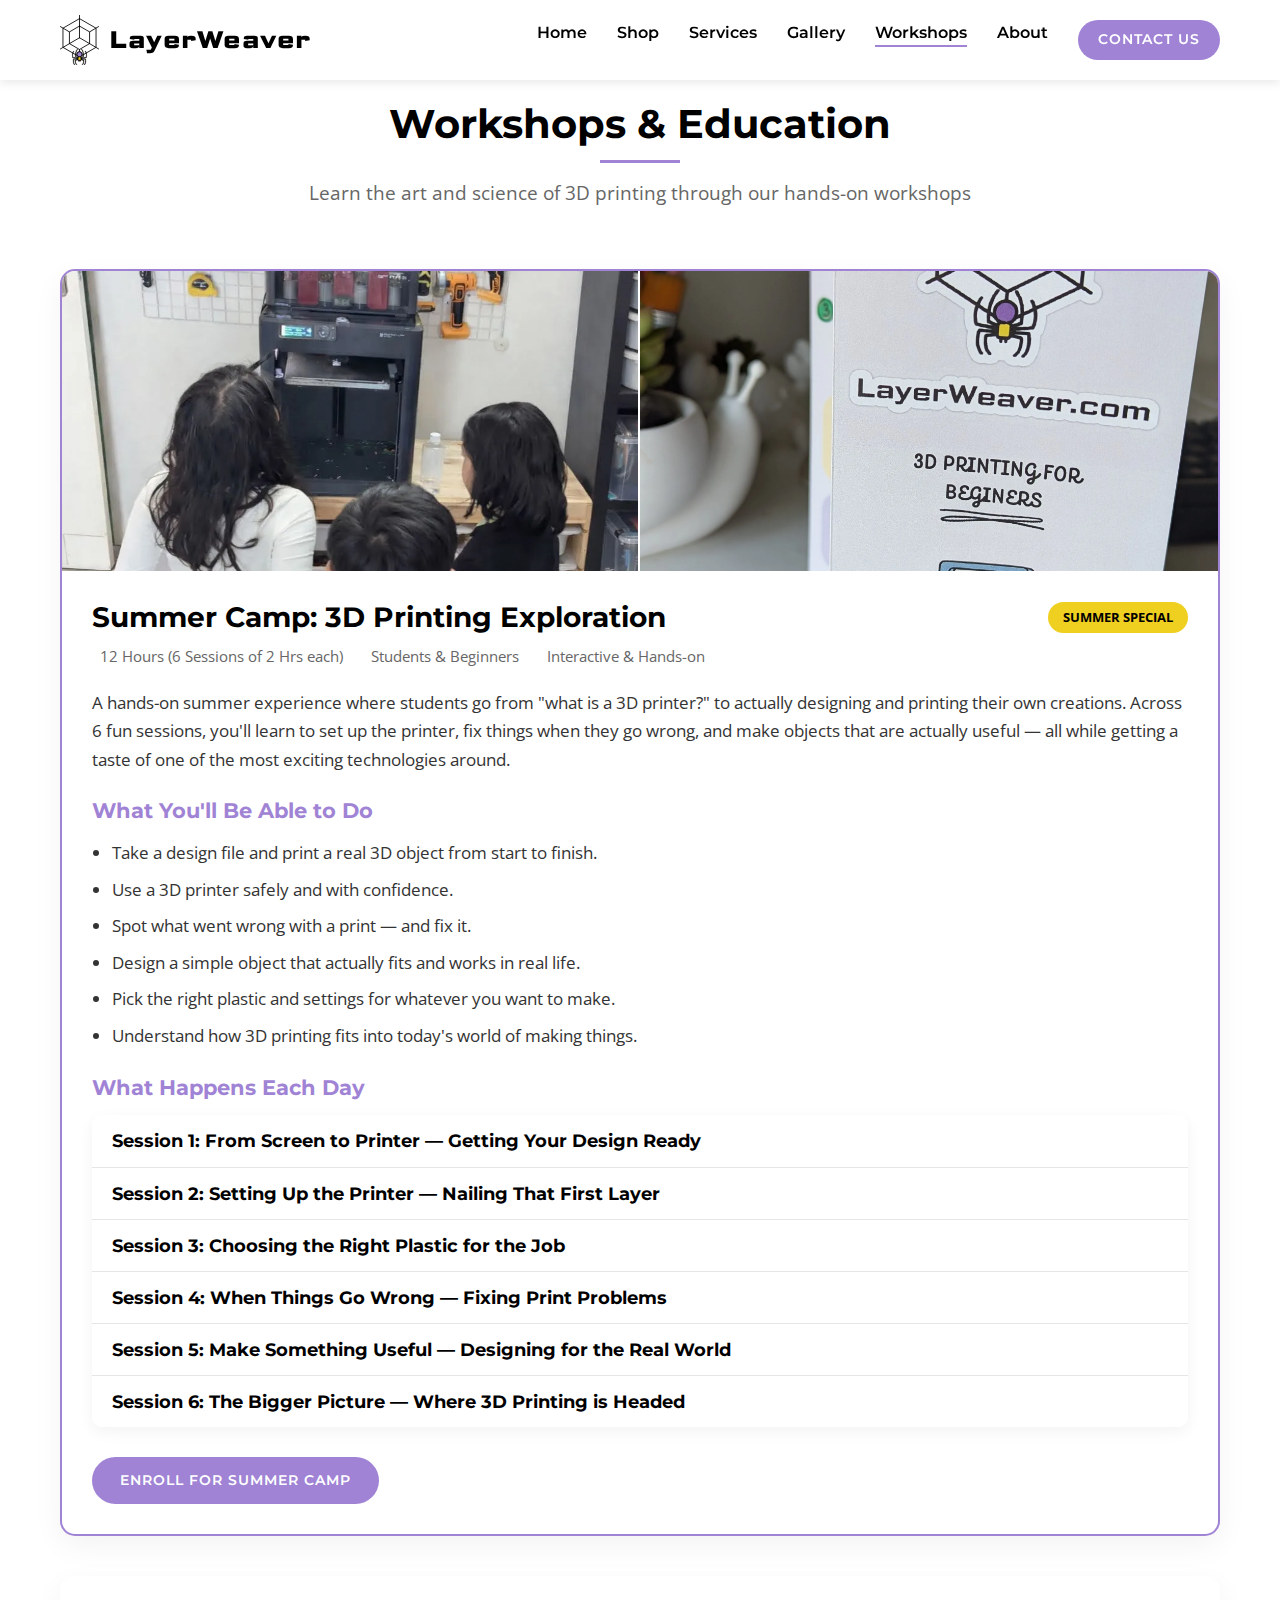
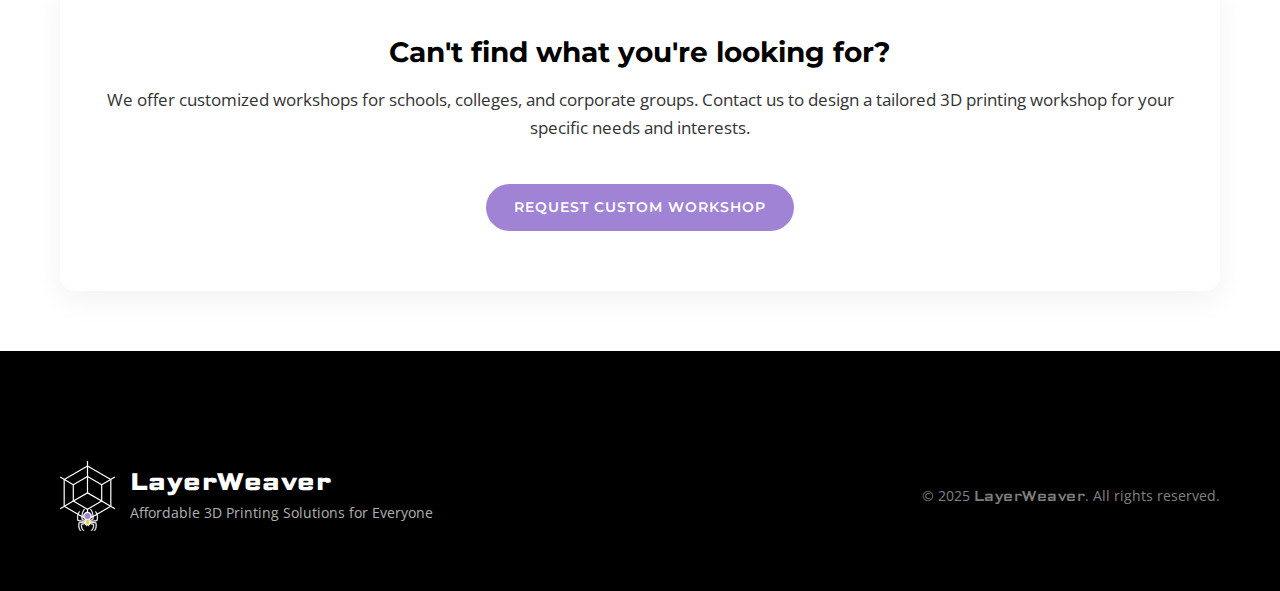
<file: workshop/index.html>
<!DOCTYPE html>
<html lang="en">
<head>
    <meta charset="UTF-8">
    <meta name="viewport" content="width=device-width, initial-scale=1.0">
    <title>Workshops & Education - LayerWeaver 3D Printing Studio</title>

    <!-- Favicon -->
    <link rel="icon" href="../images/spider-fevicon.svg" type="image/svg+xml">
    <link rel="apple-touch-icon" href="../images/spider-fevicon.svg">
    <meta name="theme-color" content="#A083D5">

    <!-- Stylesheets -->
    <link rel="stylesheet" href="../styles.css">
    <link rel="preconnect" href="https://fonts.googleapis.com">
    <link rel="preconnect" href="https://fonts.gstatic.com" crossorigin>
    <link href="https://fonts.googleapis.com/css2?family=Montserrat:wght@400;500;600;700&family=Open+Sans:wght@400;600&family=Science+Gothic:wght@400;700&display=swap" rel="stylesheet">
    <link rel="stylesheet" href="https://cdnjs.cloudflare.com/ajax/libs/font-awesome/6.5.1/css/all.min.css" integrity="sha512-DTOQO9RWCH3ppGqcWaEA1BIZOC6xxalwEsw9c2QQeAIftl+Vegovlnee1c9QX4TctnWMn13TZye+giMm8e2LwA==" crossorigin="anonymous" referrerpolicy="no-referrer" />
</head>
<body>
    <header>
        <div class="container">
            <div class="logo-container">
                <img src="../images/layerweaver-logo.svg" alt="LayerWeaver Logo" class="logo">
                <h1>LayerWeaver</h1>
            </div>
            <nav>
                <ul class="nav-links">
                    <li><a href="../">Home</a></li>
                    <li><a href="../shop/">Shop</a></li>
                    <li><a href="../#services">Services</a></li>
                    <li><a href="../gallery/">Gallery</a></li>
                    <li><a href="../workshop/" class="active">Workshops</a></li>
                    <li><a href="../#about">About</a></li>
                    <li><a href="../connect/" class="btn-primary">Contact Us</a></li>
                </ul>
                <div class="hamburger">
                    <div class="bar"></div>
                    <div class="bar"></div>
                    <div class="bar"></div>
                </div>
            </nav>
        </div>
    </header>

    <section class="workshops-page">
        <div class="container">
            <div class="section-header">
                <h2>Workshops & Education</h2>
                <p>Learn the art and science of 3D printing through our hands-on workshops</p>
            </div>

            <div class="workshops-grid">
                <!-- Summer Camp Section -->
                <div id="summer-camp" class="course-card" style="border: 2px solid var(--primary);">
                    <div class="course-image-multi">
                        <div class="image-half">
                            <picture>
                                <source srcset="../images/workshop/standard/webp/w1.webp" type="image/webp">
                                <source srcset="../images/workshop/standard/w1.jpg" type="image/jpeg">
                                <img src="../images/workshop/standard/w1.jpg" alt="Summer Camp 3D Printing - Part 1" loading="lazy">
                            </picture>
                        </div>
                        <div class="image-half">
                            <picture>
                                <source srcset="../images/workshop/standard/webp/w3.webp" type="image/webp">
                                <source srcset="../images/workshop/standard/w3.jpg" type="image/jpeg">
                                <img src="../images/workshop/standard/w3.jpg" alt="Summer Camp 3D Printing - Part 2" loading="lazy">
                            </picture>
                        </div>
                    </div>
                    <div class="course-content">
                        <div style="display: flex; justify-content: space-between; align-items: center; margin-bottom: 10px;">
                            <h3 style="margin: 0;">Summer Camp: 3D Printing Exploration</h3>
                            <span style="background-color: var(--secondary); color: var(--dark); padding: 5px 15px; border-radius: 20px; font-weight: bold; font-size: 0.8rem;">SUMMER SPECIAL</span>
                        </div>
                        <div class="course-details">
                            <p><i class="fa-solid fa-clock"></i> 12 Hours (6 Sessions of 2 Hrs each)</p>
                            <p><i class="fa-solid fa-user-group"></i> Students & Beginners</p>
                            <p><i class="fa-solid fa-person-chalkboard"></i> Interactive & Hands-on</p>
                        </div>
                        <div class="course-description">
                            <p>A hands-on summer experience where students go from "what is a 3D printer?" to actually designing and printing their own creations. Across 6 fun sessions, you'll learn to set up the printer, fix things when they go wrong, and make objects that are actually useful — all while getting a taste of one of the most exciting technologies around.</p>
                        </div>

                        <div class="course-outcomes">
                            <h4>What You'll Be Able to Do</h4>
                            <ul>
                                <li>Take a design file and print a real 3D object from start to finish.</li>
                                <li>Use a 3D printer safely and with confidence.</li>
                                <li>Spot what went wrong with a print — and fix it.</li>
                                <li>Design a simple object that actually fits and works in real life.</li>
                                <li>Pick the right plastic and settings for whatever you want to make.</li>
                                <li>Understand how 3D printing fits into today's world of making things.</li>
                            </ul>
                        </div>

                        <div class="course-syllabus">
                            <h4>What Happens Each Day</h4>
                            <div class="accordion">
                                <div class="accordion-item">
                                    <div class="accordion-header">
                                        <h5>Session 1: From Screen to Printer — Getting Your Design Ready</h5>
                                        <span class="accordion-icon"><i class="fa-solid fa-plus"></i></span>
                                    </div>
                                    <div class="accordion-content">
                                        <p>Learn how a 3D design file gets turned into instructions a printer can follow. We'll tweak settings like speed and layer thickness to see what changes, then kick off our very first print.</p>
                                    </div>
                                </div>
                                <div class="accordion-item">
                                    <div class="accordion-header">
                                        <h5>Session 2: Setting Up the Printer — Nailing That First Layer</h5>
                                        <span class="accordion-icon"><i class="fa-solid fa-plus"></i></span>
                                    </div>
                                    <div class="accordion-content">
                                        <p>Load the plastic, clean the print surface, and get the printer dialled in so that very first layer sticks perfectly. It sounds small, but it makes or breaks the whole print!</p>
                                    </div>
                                </div>
                                <div class="accordion-item">
                                    <div class="accordion-header">
                                        <h5>Session 3: Choosing the Right Plastic for the Job</h5>
                                        <span class="accordion-icon"><i class="fa-solid fa-plus"></i></span>
                                    </div>
                                    <div class="accordion-content">
                                        <p>Not all 3D printing plastics are the same! Discover different types and when to use each one. We'll also look at how the inside structure of a print affects how strong it ends up being.</p>
                                    </div>
                                </div>
                                <div class="accordion-item">
                                    <div class="accordion-header">
                                        <h5>Session 4: When Things Go Wrong — Fixing Print Problems</h5>
                                        <span class="accordion-icon"><i class="fa-solid fa-plus"></i></span>
                                    </div>
                                    <div class="accordion-content">
                                        <p>Every printer hits a snag sometimes. Learn to recognise common problems — corners lifting off, plastic not flowing right, or a blocked tip — and how to fix them quickly without wasting material.</p>
                                    </div>
                                </div>
                                <div class="accordion-item">
                                    <div class="accordion-header">
                                        <h5>Session 5: Make Something Useful — Designing for the Real World</h5>
                                        <span class="accordion-icon"><i class="fa-solid fa-plus"></i></span>
                                    </div>
                                    <div class="accordion-content">
                                        <p>Measure a real object and design something that actually fits it. We'll cover the little tricks — like leaving a tiny bit of extra space — that make 3D-printed parts work properly in the real world.</p>
                                    </div>
                                </div>
                                <div class="accordion-item">
                                    <div class="accordion-header">
                                        <h5>Session 6: The Bigger Picture — Where 3D Printing is Headed</h5>
                                        <span class="accordion-icon"><i class="fa-solid fa-plus"></i></span>
                                    </div>
                                    <div class="accordion-content">
                                        <p>See how 3D printing compares to traditional ways of making things, and explore other types of printers beyond what we've been using. We'll also help you figure out what to look for if you ever want to start printing at home.</p>
                                    </div>
                                </div>
                            </div>
                        </div>
                        <div class="course-cta">
                            <a href="../enroll/" class="btn-primary">Enroll for Summer Camp</a>
                        </div>
                    </div>
                </div>

                <!-- Workshop Request Card -->
                <div class="course-card workshop-request">
                    <div class="course-content centered">
                        <h3>Can't find what you're looking for?</h3>
                        <div class="course-description">
                            <p>We offer customized workshops for schools, colleges, and corporate groups. Contact us to design a tailored 3D printing workshop for your specific needs and interests.</p>
                        </div>
                        <div class="course-cta">
                            <a href="https://wa.me/917558783018?text=Request%20for%20a%20custom%20workshop" class="btn-primary" target="_blank"><i class="fa-brands fa-whatsapp"></i> Request Custom Workshop</a>
                        </div>
                    </div>
                </div>
            </div>
        </div>
    </section>


    <footer>
        <div class="container">
            <div class="footer-content">
                <div class="footer-left">
                    <img src="../images/layerweaver-logo-white.svg" alt="LayerWeaver Logo" class="logo">
                    <div class="footer-text">
                        <h2>LayerWeaver</h2>
                        <p>Affordable 3D Printing Solutions for Everyone</p>
                    </div>
                </div>
                <div class="footer-right">
                    <p>&copy; 2025 <span class="brand-text-small">LayerWeaver</span>. All rights reserved.</p>
                </div>
            </div>
        </div>
    </footer>

    <script src="../script.js"></script>
    <script src="../workshops.js"></script>
</body>
</html>
</file>
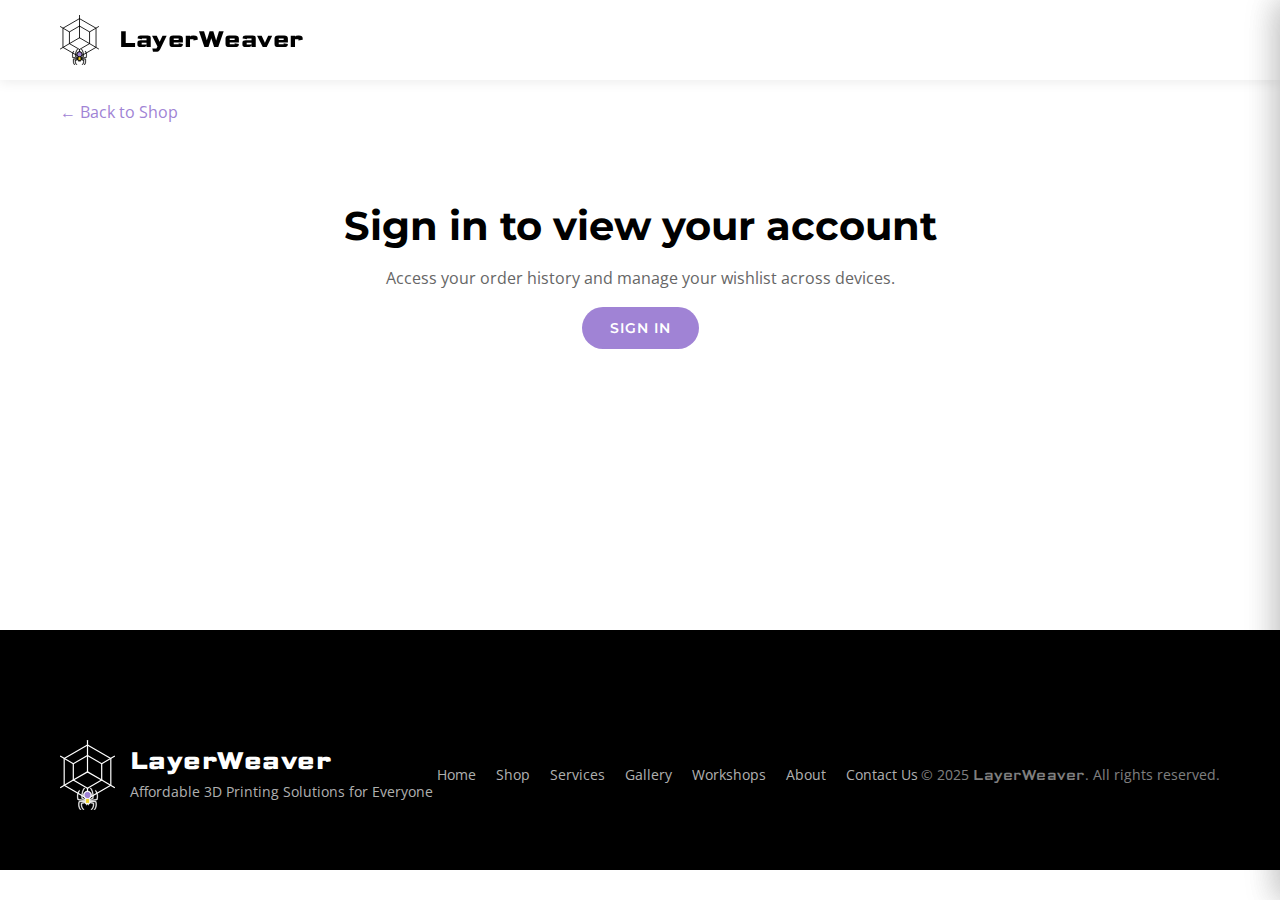
<file: shop/account/index.html>
<!DOCTYPE html>
<html lang="en">
<head>
    <meta charset="UTF-8">
    <meta name="viewport" content="width=device-width, initial-scale=1.0">
    <title>My Account – LayerWeaver</title>
    <link rel="stylesheet" href="../../styles.css">
    <link rel="stylesheet" href="../shop.css">
    <link href="https://fonts.googleapis.com/css2?family=Montserrat:wght@400;500;600;700&family=Open+Sans:wght@400;600&family=Science+Gothic:wght@400;700&display=swap" rel="stylesheet">
    <link rel="stylesheet" href="https://cdnjs.cloudflare.com/ajax/libs/font-awesome/6.5.1/css/all.min.css" integrity="sha512-DTOQO9RWCH3ppGqcWaEA1BIZOC6xxalwEsw9c2QQeAIftl+Vegovlnee1c9QX4TctnWMn13TZye+giMm8e2LwA==" crossorigin="anonymous" referrerpolicy="no-referrer" />
</head>
<body>
    
    <header class="shop-header">
        <div class="container">
            <a href="../../" class="logo-container logo-link">
                <img src="../../images/layerweaver-logo.svg" alt="LayerWeaver Logo" class="logo">
                <h1>LayerWeaver</h1>
            </a>
            <nav class="shop-nav">
                <!-- cart.js injects cart icon here -->
            </nav>
        </div>
    </header>

    <main class="account-page container">
        <a href="../" class="back-to-shop-link">← Back to Shop</a>
        <div id="account-loading" class="account-state">
            <i class="fa-solid fa-spinner fa-spin"></i>
            <p>Loading your account…</p>
        </div>

        <div id="account-signin" class="account-state" style="display:none">
            <i class="fa-regular fa-user"></i>
            <h2>Sign in to view your account</h2>
            <p>Access your order history and manage your wishlist across devices.</p>
            <button id="account-signin-btn" class="btn-primary">Sign In</button>
        </div>

        <div id="account-content" style="display:none">
            <div class="account-hero">
                <div class="account-user-info">
                    <div class="account-avatar"><i class="fa-solid fa-user"></i></div>
                    <div>
                        <h2 id="account-name">—</h2>
                        <p id="account-email">—</p>
                    </div>
                </div>
                <button id="account-logout-btn" class="btn-secondary">Sign Out</button>
            </div>

            <section class="account-orders-section">
                <h3>Order History</h3>
                <div id="account-orders">
                    <div class="orders-empty">
                        <i class="fa-solid fa-spinner fa-spin"></i>
                        <p>Loading orders…</p>
                    </div>
                </div>
            </section>
        </div>
    </main>

    
    <footer>
        <div class="container">
            <div class="footer-content">
                <div class="footer-left">
                    <img src="../../images/layerweaver-logo-white.svg" alt="LayerWeaver Logo" class="logo">
                    <div class="footer-text">
                        <h2>LayerWeaver</h2>
                        <p>Affordable 3D Printing Solutions for Everyone</p>
                    </div>
                </div>
                <nav class="footer-nav">
                    <a href="../../">Home</a>
                    <a href="../../shop/">Shop</a>
                    <a href="../../#services">Services</a>
                    <a href="../../gallery.html">Gallery</a>
                    <a href="../../workshop/">Workshops</a>
                    <a href="../../#about">About</a>
                    <a href="../../connect/">Contact Us</a>
                </nav>
                <div class="footer-right">
                    <p>&copy; 2025 <span class="brand-text-small">LayerWeaver</span>. All rights reserved.</p>
                </div>
            </div>
        </div>
    </footer>
    <script src="../auth.js"></script>
    <script src="../cart.js"></script>
    <script src="../wishlist.js"></script>
    <script src="../account.js"></script>
    <script src="../../script.js"></script>
</body>
</html>
</file>
<file: styles.css>
:root {
    /* Colors from the logo */
    --primary: #A083D5; /* Purple from logo */
    --secondary: #EFCF20; /* Yellow from logo */
    --dark: #000000; /* Black from logo */
    --light: #FFFFFF;
    --gray: #F5F5F5;
    --gray-dark: #333333;
    --gray-medium: #666666;
    
    /* Font settings */
    --font-primary: 'Montserrat', sans-serif;
    --font-secondary: 'Open Sans', sans-serif;
    --font-brand: 'Science Gothic', sans-serif;
}

/* Reset and Base Styles */
* {
    margin: 0;
    padding: 0;
    box-sizing: border-box;
}

html {
    scroll-behavior: smooth;
}

body {
    font-family: var(--font-secondary);
    font-size: 16px;
    line-height: 1.6;
    color: var(--gray-dark);
    background-color: var(--light);
    overflow-x: hidden;
}

.container {
    width: 100%;
    max-width: 1200px;
    margin: 0 auto;
    padding: 0 20px;
}

/* Typography */
h1, h2, h3, h4, h5, h6 {
    font-family: var(--font-primary);
    font-weight: 700;
    line-height: 1.2;
    margin-bottom: 1rem;
    color: var(--dark);
}

h1 {
    font-size: 3rem;
}

h2 {
    font-size: 2.5rem;
}

h3 {
    font-size: 1.75rem;
}

p {
    margin-bottom: 1rem;
}

a {
    text-decoration: none;
    color: var(--primary);
    transition: all 0.3s ease;
}

a:hover {
    color: var(--secondary);
}

/* Buttons */
.btn-primary, .btn-secondary {
    display: inline-block;
    padding: 12px 28px;
    border-radius: 50px;
    font-family: var(--font-primary);
    font-weight: 600;
    text-transform: uppercase;
    letter-spacing: 1px;
    transition: all 0.3s ease;
    cursor: pointer;
    border: none;
    font-size: 0.9rem;
}

.btn-primary {
    background-color: var(--primary);
    color: var(--light);
}

.btn-primary:hover {
    background-color: var(--dark);
    color: var(--light);
    transform: translateY(-3px);
    box-shadow: 0 10px 20px rgba(0, 0, 0, 0.1);
}

.btn-secondary {
    background-color: var(--secondary);
    color: var(--dark);
}

.btn-secondary:hover {
    background-color: var(--dark);
    color: var(--light);
    transform: translateY(-3px);
    box-shadow: 0 10px 20px rgba(0, 0, 0, 0.1);
}

/* Header & Navigation */
header {
    position: fixed;
    top: 0;
    left: 0;
    width: 100%;
    background-color: rgba(255, 255, 255, 0.95);
    box-shadow: 0 2px 10px rgba(0, 0, 0, 0.1);
    z-index: 1000;
    padding: 15px 0;
    transition: all 0.3s ease;
}

header .container {
    display: flex;
    justify-content: space-between;
    align-items: center;
}

.logo-container {
    display: flex;
    align-items: center;
}

.logo {
    height: 50px;
    margin-right: 10px;
}

.logo-container h1 {
    font-size: 1.5rem;
    margin: 0;
    font-weight: 700;
    color: var(--dark);
    font-family: var(--font-brand);
    letter-spacing: 0.5px;
}

.nav-links {
    display: flex;
    list-style: none;
}

.nav-links li {
    margin-left: 30px;
}

.nav-links a {
    font-family: var(--font-primary);
    font-weight: 600;
    color: var(--dark);
    position: relative;
}

.nav-links a::after {
    content: '';
    position: absolute;
    bottom: -5px;
    left: 0;
    width: 0;
    height: 2px;
    background-color: var(--primary);
    transition: width 0.3s ease;
}

.nav-links a:hover::after, .nav-links a.active::after {
    width: 100%;
}

.nav-links a.btn-primary {
    padding: 8px 20px;
    border-radius: 50px;
    color: var(--light);
}

.nav-links a.btn-primary::after {
    display: none;
}

.hamburger {
    display: none;
    cursor: pointer;
}

.bar {
    width: 25px;
    height: 3px;
    background-color: var(--dark);
    margin: 5px 0;
    transition: all 0.3s ease;
}

/* Hero Section */
.hero {
    padding: 170px 0 100px;
    background-image: linear-gradient(135deg, rgba(160, 131, 213, 0.1) 0%, rgba(239, 207, 32, 0.1) 100%);
    position: relative;
    overflow: hidden;
}

.hero .container {
    display: flex;
    align-items: center;
    justify-content: space-between;
}

.hero-content {
    flex: 1;
    max-width: 600px;
}

.hero-content h1 {
    font-size: 3.5rem;
    margin-bottom: 1.5rem;
    color: var(--dark);
}

.brand-text {
    font-family: var(--font-brand);
    letter-spacing: 0.5px;
    display: block;
    margin-top: 0.5rem;
}

.hero-content p {
    font-size: 1.2rem;
    margin-bottom: 2rem;
    color: var(--gray-medium);
}

.hero-buttons {
    display: flex;
    gap: 15px;
}

.hero-image {
    flex: 1;
    display: flex;
    justify-content: center;
    align-items: center;
    position: relative;
}

.geometric-shape {
    width: 300px;
    height: 300px;
    background-image: url('images/layerweaver-logo.svg');
    background-size: contain;
    background-position: center;
    background-repeat: no-repeat;
    animation: float 6s ease-in-out infinite;
}

@keyframes float {
    0% {
        transform: translateY(0);
    }
    50% {
        transform: translateY(-20px);
    }
    100% {
        transform: translateY(0);
    }
}

/* Section Styles */
section {
    padding: 80px 0;
}

.section-header {
    text-align: center;
    margin-bottom: 60px;
}

.section-header h2 {
    position: relative;
    display: inline-block;
    margin-bottom: 15px;
    padding-bottom: 15px;
}

.section-header h2::after {
    content: '';
    position: absolute;
    bottom: 0;
    left: 50%;
    transform: translateX(-50%);
    width: 80px;
    height: 3px;
    background-color: var(--primary);
}

.section-header p {
    font-size: 1.2rem;
    color: var(--gray-medium);
}

/* Services Section */
.services-grid {
    display: grid;
    grid-template-columns: repeat(3, 1fr);
    gap: 30px;
}

.service-card {
    background-color: var(--light);
    border-radius: 10px;
    padding: 0;
    text-align: center;
    box-shadow: 0 10px 30px rgba(0, 0, 0, 0.05);
    transition: all 0.3s ease;
}

.service-link {
    display: block;
    padding: 40px 30px;
    color: inherit;
    text-decoration: none;
}

.service-card:hover {
    transform: translateY(-10px);
    box-shadow: 0 15px 40px rgba(0, 0, 0, 0.1);
}

.service-icon {
    width: 80px;
    height: 80px;
    margin: 0 auto 20px;
    border-radius: 50%;
    background-color: rgba(160, 131, 213, 0.1);
    display: flex;
    align-items: center;
    justify-content: center;
}

.service-icon i {
    font-size: 36px;
    color: var(--primary);
}

.service-card h3 {
    margin-bottom: 15px;
}

.service-card-wide {
    grid-column: span 3;
}


/* About Section */
.about {
    background-color: var(--gray);
    padding: 80px 0;
}

.about-story {
    display: flex;
    flex-wrap: wrap;
    align-items: center;
    gap: 40px;
    margin-top: 40px;
}

.about-image {
    flex: 1;
    min-width: 300px;
    position: relative;
}

.image-frame {
    height: 400px;
    border-radius: 10px;
    position: relative;
    overflow: hidden;
    box-shadow: 0 10px 30px rgba(0, 0, 0, 0.15);
}

.image-frame img {
    width: 100%;
    height: 100%;
    object-fit: cover;
    display: block;
    transition: transform 0.5s ease;
}

.image-frame:hover img {
    transform: scale(1.05);
}

.image-frame::after {
    content: '';
    position: absolute;
    top: 0;
    left: 0;
    right: 0;
    bottom: 0;
    background: linear-gradient(135deg, rgba(160, 131, 213, 0.2) 0%, rgba(239, 207, 32, 0.2) 100%);
    pointer-events: none;
}

.about-text {
    flex: 2;
    min-width: 300px;
}

.about-text p {
    margin-bottom: 20px;
    font-size: 1.1rem;
    line-height: 1.8;
    color: var(--dark);
}

.about-text p:last-child {
    margin-bottom: 0;
}

/* Gallery Section */
.gallery-grid {
    column-count: 3;
    column-gap: 20px;
    margin-top: 30px;
}

.gallery-preview-grid {
    display: grid;
    grid-template-columns: repeat(auto-fill, minmax(250px, 1fr));
    gap: 20px;
    margin-top: 30px;
}

.view-all-container {
    text-align: center;
    margin-top: 40px;
}

.gallery-item {
    border-radius: 10px;
    overflow: hidden;
    box-shadow: 0 5px 15px rgba(0, 0, 0, 0.1);
    transition: all 0.3s ease;
    break-inside: avoid;
    margin-bottom: 20px;
    display: block;
    cursor: default; /* Changed from pointer to default */
}

.gallery-item:hover {
    /* Hover effects removed */
    transform: none;
    box-shadow: 0 5px 15px rgba(0, 0, 0, 0.1);
}

.gallery-item img {
    width: 100%;
    height: auto;
    display: block;
    transition: all 0.3s ease;
}

.gallery-item:hover img {
    /* Image hover effect removed */
    transform: none;
}

.gallery-item.featured {
    position: relative;
}

/* Featured indicator dot removed */
.gallery-item.featured::after {
    display: none;
}

/* Gallery Page Styles */
.text-center {
    text-align: center;
}

.gallery-page {
    padding: 100px 0 60px; /* Increased top padding to account for fixed header */
}

.gallery-filters {
    display: flex;
    justify-content: center;
    flex-wrap: wrap;
    gap: 15px;
    margin-bottom: 40px;
}

.filter-btn {
    background-color: var(--light);
    border: 2px solid var(--primary);
    color: var(--primary);
    padding: 8px 20px;
    border-radius: 30px;
    font-family: var(--font-primary);
    font-weight: 600;
    font-size: 0.9rem;
    cursor: pointer;
    transition: all 0.3s ease;
}

.filter-btn:hover, .filter-btn.active {
    background-color: var(--primary);
    color: var(--light);
}


/* Lightbox Styles */
.lightbox {
    display: none;
    position: fixed;
    z-index: 1000;
    top: 0;
    left: 0;
    width: 100%;
    height: 100%;
    background-color: rgba(0, 0, 0, 0.9);
    align-items: center;
    justify-content: center;
}

.lightbox-content {
    position: relative;
    max-width: 90%;
    max-height: 90%;
    margin: auto;
}

.lightbox-image {
    max-width: 100%;
    max-height: 80vh;
    display: block;
    margin: 0 auto;
}

.lightbox-caption {
    color: var(--light);
    text-align: center;
    padding: 10px 0;
    font-size: 1.1rem;
}

.close-lightbox {
    position: absolute;
    top: -40px;
    right: 0;
    color: var(--light);
    font-size: 2.5rem;
    cursor: pointer;
}

.lightbox-controls {
    display: flex;
    justify-content: space-between;
    width: 100%;
    position: absolute;
    top: 50%;
    transform: translateY(-50%);
    left: 0;
}

.lightbox-prev, .lightbox-next {
    background-color: rgba(0, 0, 0, 0.5);
    color: var(--light);
    border: none;
    width: 50px;
    height: 50px;
    border-radius: 50%;
    cursor: pointer;
    font-size: 1.5rem;
    display: flex;
    align-items: center;
    justify-content: center;
    transition: background-color 0.3s ease;
}

.lightbox-prev {
    margin-left: -80px;
}

.lightbox-next {
    margin-right: -80px;
}

.lightbox-prev:hover, .lightbox-next:hover {
    background-color: rgba(160, 131, 213, 0.8);
}

/* CTA Section */
.cta-section {
    background: linear-gradient(135deg, var(--primary) 0%, rgba(160, 131, 213, 0.8) 100%);
    color: var(--light);
    padding: 80px 0;
    text-align: center;
}

.cta-content h2 {
    font-size: 2.5rem;
    margin-bottom: 20px;
}

.cta-content p {
    font-size: 1.2rem;
    max-width: 700px;
    margin: 0 auto 30px;
    opacity: 0.9;
}

.cta-buttons {
    display: flex;
    justify-content: center;
    gap: 20px;
    flex-wrap: wrap;
}

/* Process Section */
.process {
    background-color: var(--light);
}

.process-steps {
    max-width: 800px;
    margin: 0 auto;
}

.process-step {
    display: flex;
    margin-bottom: 40px;
    position: relative;
}

.process-step:last-child {
    margin-bottom: 0;
}

.process-step::before {
    content: '';
    position: absolute;
    top: 30px;
    left: 25px;
    height: calc(100% + 40px);
    width: 2px;
    background-color: var(--primary);
    z-index: 0;
}

.process-step:last-child::before {
    display: none;
}

.step-number {
    width: 50px;
    height: 50px;
    border-radius: 50%;
    background-color: var(--primary);
    color: var(--light);
    display: flex;
    align-items: center;
    justify-content: center;
    font-family: var(--font-primary);
    font-weight: 700;
    font-size: 1.5rem;
    flex-shrink: 0;
    z-index: 1;
    margin-right: 30px;
}

.step-content {
    padding-top: 10px;
}



/* Testimonials Section */
.testimonials {
    background-color: var(--light);
    position: relative;
}

.testimonial-slider {
    max-width: 800px;
    margin: 0 auto;
    position: relative;
    padding: 0 40px; /* Add space for the arrows */
}

.testimonial-slide {
    padding: 20px;
    text-align: center;
}

.testimonial-image {
    border-radius: 10px;
    overflow: hidden;
    box-shadow: 0 10px 30px rgba(0, 0, 0, 0.1);
    transition: transform 0.3s ease;
    max-width: 800px;
    margin: 0 auto;
    height: 500px; /* Fixed height for all testimonial containers */
    display: flex;
    align-items: center;
    justify-content: center;
    background-color: #fff;
}

.testimonial-image:hover {
    transform: translateY(-5px);
    box-shadow: 0 15px 40px rgba(0, 0, 0, 0.15);
}

.testimonial-image img {
    max-width: 100%;
    max-height: 100%;
    object-fit: contain;
    display: block;
}

.testimonial-dots {
    display: flex;
    justify-content: center;
    margin-top: 30px;
}

.testimonial-arrow {
    position: absolute;
    top: 50%;
    transform: translateY(-50%);
    width: 40px;
    height: 40px;
    background-color: var(--primary);
    color: white;
    border-radius: 50%;
    display: flex;
    align-items: center;
    justify-content: center;
    cursor: pointer;
    opacity: 0.8;
    transition: opacity 0.3s ease, transform 0.3s ease;
    z-index: 5;
}

.testimonial-arrow:hover {
    opacity: 1;
    transform: translateY(-50%) scale(1.1);
}

.testimonial-prev {
    left: -5px;
}

.testimonial-next {
    right: -5px;
}

.dot {
    width: 10px;
    height: 10px;
    border-radius: 50%;
    background-color: rgba(160, 131, 213, 0.3);
    margin: 0 5px;
    cursor: pointer;
    transition: all 0.3s ease;
}

.dot.active {
    background-color: var(--primary);
}

/* Contact Section */
.contact {
    background-color: var(--gray);
}

.contact-content {
    display: flex;
    flex-wrap: wrap;
    gap: 40px;
}

.contact-grid {
    display: grid;
    grid-template-columns: repeat(auto-fit, minmax(250px, 1fr));
    gap: 30px;
    margin-top: 30px;
}

.contact-card {
    background-color: var(--light);
    border-radius: 10px;
    padding: 30px;
    text-align: center;
    box-shadow: 0 10px 30px rgba(0, 0, 0, 0.05);
    transition: all 0.3s ease;
    display: flex;
    flex-direction: column;
    align-items: center;
}

.contact-card:hover {
    transform: translateY(-10px);
    box-shadow: 0 15px 40px rgba(0, 0, 0, 0.1);
}

.contact-icon {
    width: 80px;
    height: 80px;
    border-radius: 50%;
    background-color: rgba(160, 131, 213, 0.1);
    display: flex;
    align-items: center;
    justify-content: center;
    margin-bottom: 20px;
}

.contact-icon i {
    font-size: 36px;
    color: var(--primary);
}

.contact-card h3 {
    margin-bottom: 10px;
    font-size: 1.3rem;
}

.contact-card p {
    margin-bottom: 20px;
    color: var(--gray-medium);
}

.contact-links {
    display: flex;
    flex-direction: column;
    gap: 10px;
    width: 100%;
}

.contact-link {
    display: inline-block;
    padding: 10px 25px;
    border-radius: 50px;
    background-color: var(--primary);
    color: var(--light);
    font-weight: 600;
    transition: all 0.3s ease;
    text-decoration: none;
    margin-top: auto;
}

.catalog-link {
    background-color: var(--secondary);
    color: var(--dark);
    display: flex;
    align-items: center;
    justify-content: center;
    gap: 8px;
}

.catalog-link i {
    font-size: 1rem;
}

.contact-link:hover {
    background-color: var(--dark);
    color: var(--light);
    transform: translateY(-3px);
    box-shadow: 0 5px 15px rgba(0, 0, 0, 0.1);
}

/* WhatsApp card and link styles for both home and connect page */
.whatsapp-card .contact-icon {
    background-color: rgba(37, 211, 102, 0.1);
}

.whatsapp-card .contact-icon i {
    color: #25D366;
}

.whatsapp-card:hover {
    border-color: #25D366;
}

.catalog-link:hover {
    background-color: var(--dark);
    color: var(--light);
}

.whatsapp-link {
    background-color: #25D366;
    color: var(--light);
    display: flex;
    align-items: center;
    justify-content: center;
    gap: 8px;
}

.whatsapp-link:hover {
    background-color: #128C7E;
    color: var(--light);
}

/* Instagram card and link styles for both home and connect page */
.instagram-card .contact-icon {
    background: linear-gradient(135deg, rgba(225, 48, 108, 0.1) 0%, rgba(228, 64, 95, 0.1) 100%);
}

.instagram-card .contact-icon i {
    background: linear-gradient(135deg, #833AB4 0%, #E1306C 50%, #F77737 100%);
    -webkit-background-clip: text;
    -webkit-text-fill-color: transparent;
    background-clip: text;
}

.instagram-card:hover {
    border-color: #E4405F;
}

.instagram-link {
    background: linear-gradient(135deg, #833AB4 0%, #E1306C 50%, #F77737 100%);
    color: var(--light);
    display: flex;
    align-items: center;
    justify-content: center;
    gap: 8px;
}

.instagram-link:hover {
    opacity: 0.9;
    color: var(--light);
}

/* Catalog card and link styles for home page */
.catalog-card .contact-icon {
    background-color: rgba(239, 207, 32, 0.1);
}

.catalog-card .contact-icon i {
    color: var(--secondary);
}

.catalog-card:hover {
    border-color: var(--secondary);
}

/* Footer */
footer {
    background-color: var(--dark);
    color: var(--light);
    padding: 80px 0 30px;
}

.footer-content {
    display: flex;
    justify-content: space-between;
    align-items: center;
    padding: 30px 0;
    flex-wrap: wrap;
}

.footer-left {
    display: flex;
    align-items: center;
}

.footer-left .logo {
    height: 70px;
    margin-right: 15px;
}

.footer-text {
    display: flex;
    flex-direction: column;
}

.footer-text h2 {
    color: var(--light);
    font-size: 1.5rem;
    margin: 0;
    font-family: var(--font-brand);
    letter-spacing: 0.5px;
}

.footer-text p {
    color: rgba(255, 255, 255, 0.7);
    margin: 5px 0 0;
    font-size: 0.85rem;
}

.footer-right p {
    margin: 0;
    color: rgba(255, 255, 255, 0.5);
    font-size: 0.9rem;
}

.brand-text-small {
    font-family: var(--font-brand);
    letter-spacing: 0.5px;
    display: inline-block;
}

/* Workshops Page Styles */
.workshops-page {
    padding: 100px 0 60px; /* Increased top padding to account for fixed header */
}

/* Modal Styles */
.modal-overlay {
    display: none;
    position: fixed;
    top: 0;
    left: 0;
    width: 100%;
    height: 100%;
    background-color: rgba(0, 0, 0, 0.7);
    z-index: 2000;
    justify-content: center;
    align-items: center;
    overflow-y: auto;
    padding: 20px;
}

.modal-overlay.active {
    display: flex;
}

.modal-container {
    position: relative;
    background-color: white;
    width: 100%;
    max-width: 800px;
    max-height: 90vh;
    border-radius: 15px;
    overflow: hidden;
    box-shadow: 0 10px 30px rgba(0, 0, 0, 0.3);
    display: flex;
    flex-direction: column;
}

.modal-header {
    display: flex;
    justify-content: space-between;
    align-items: center;
    padding: 20px;
    background-color: var(--primary);
    color: white;
}

.modal-header h3 {
    margin: 0;
    color: white;
}

.close-modal {
    background: none;
    border: none;
    color: white;
    font-size: 24px;
    cursor: pointer;
    display: flex;
    align-items: center;
    justify-content: center;
    transition: transform 0.2s ease;
}

.close-modal:hover {
    transform: scale(1.1);
}

.modal-content {
    padding: 0;
    overflow: auto;
    flex: 1;
}

.workshops-grid {
    display: flex;
    flex-direction: column;
    gap: 40px;
    margin-top: 40px;
}

.course-card {
    background-color: var(--light);
    border-radius: 15px;
    overflow: hidden;
    box-shadow: 0 10px 30px rgba(0, 0, 0, 0.05);
    transition: transform 0.3s ease;
    display: flex;
    flex-direction: column;
}

.course-card:hover {
    transform: translateY(-10px);
    box-shadow: 0 15px 40px rgba(0, 0, 0, 0.1);
}

.course-card .course-image {
    width: 100%;
    height: 300px;
    overflow: hidden;
    position: relative;
}

.course-card .course-image img {
    width: 100%;
    height: 100%;
    object-fit: cover;
    transition: transform 0.5s ease;
}

.course-card:hover .course-image img {
    transform: scale(1.05);
}

/* Multi-image layout for workshops */
.course-card .course-image-multi {
    width: 100%;
    height: 300px;
    display: flex;
    overflow: hidden;
    position: relative;
}

.course-card .course-image-multi .image-half {
    width: 50%;
    height: 100%;
    overflow: hidden;
}

.course-card .course-image-multi .image-half:first-child {
    border-right: 2px solid white;
}

.course-card .course-image-multi .image-half img {
    width: 100%;
    height: 100%;
    object-fit: cover;
    transition: transform 0.5s ease;
}

.course-card:hover .course-image-multi .image-half img {
    transform: scale(1.05);
}

.course-content {
    padding: 30px;
    flex: 1;
}

.course-details {
    display: flex;
    flex-wrap: wrap;
    gap: 20px;
    margin-bottom: 20px;
    color: var(--gray-medium);
}

.course-details p {
    display: flex;
    align-items: center;
    margin: 0;
    font-size: 0.95rem;
}

.course-details i {
    margin-right: 8px;
    color: var(--primary);
}

.course-description {
    margin-bottom: 25px;
}

.course-description p {
    font-size: 1.05rem;
    line-height: 1.7;
}

.course-outcomes, .course-mode {
    margin-bottom: 25px;
}

.course-outcomes h4, .course-mode h4, .course-syllabus h4 {
    margin-bottom: 15px;
    font-size: 1.3rem;
    color: var(--primary);
}

.course-outcomes ul, .course-mode ul {
    margin-left: 20px;
}

.course-outcomes li, .course-mode li {
    margin-bottom: 8px;
    font-size: 1.05rem;
    line-height: 1.7;
}

.course-syllabus {
    margin-bottom: 30px;
}

.accordion {
    border-radius: 10px;
    overflow: hidden;
    box-shadow: 0 5px 15px rgba(0, 0, 0, 0.05);
}

.accordion-item {
    border-bottom: 1px solid rgba(0, 0, 0, 0.1);
}

.accordion-item:last-child {
    border-bottom: none;
}

.accordion-header {
    padding: 15px 20px;
    background-color: var(--light);
    cursor: pointer;
    display: flex;
    justify-content: space-between;
    align-items: center;
    transition: background-color 0.3s ease;
}

.accordion-header:hover {
    background-color: rgba(160, 131, 213, 0.05);
}

.accordion-header h5 {
    margin: 0;
    font-size: 1.1rem;
}

.accordion-icon {
    font-size: 1.2rem;
    color: var(--primary);
    transition: transform 0.3s ease;
}

.accordion-item.active .accordion-icon {
    transform: rotate(45deg);
}

.accordion-content {
    padding: 0 20px;
    max-height: 0;
    overflow: hidden;
    transition: max-height 0.3s ease;
}

.accordion-item.active .accordion-content {
    padding: 15px 20px;
}

.accordion-content ul {
    margin-left: 20px;
}

.accordion-content li {
    margin-bottom: 8px;
    line-height: 1.6;
}

.lesson-content {
    display: flex;
    flex-wrap: wrap;
    gap: 30px;
}

.lesson-topics, .lesson-outcomes {
    flex: 1;
    min-width: 280px;
}

.lesson-topics h6, .lesson-outcomes h6 {
    font-size: 1.1rem;
    color: var(--dark);
    margin-bottom: 12px;
}

.lesson-topics ul ul {
    margin-left: 20px;
    margin-top: 5px;
}

.lesson-outcomes ol {
    margin-left: 20px;
}

@media screen and (max-width: 768px) {
    .lesson-content {
        flex-direction: column;
        gap: 20px;
    }
}

.course-cta {
    display: flex;
    gap: 15px;
    margin-top: auto;
}

.course-card.coming-soon .course-image.placeholder {
    background-color: rgba(160, 131, 213, 0.1);
    display: flex;
    justify-content: center;
    align-items: center;
}

.placeholder-icon {
    font-size: 5rem;
    color: var(--primary);
}

.coming-soon-text {
    display: inline-block;
    padding: 8px 15px;
    background-color: var(--secondary);
    color: var(--dark);
    border-radius: 5px;
    font-weight: 600;
    margin-top: 10px;
}

.coming-soon-text i {
    margin-right: 5px;
}

.workshop-request .course-content.centered {
    text-align: center;
    display: flex;
    flex-direction: column;
    justify-content: center;
    padding: 60px 30px;
}

.workshop-request .course-cta {
    justify-content: center;
}

/* Responsive adjustment for footer */
@media screen and (max-width: 768px) {
    .footer-content {
        flex-direction: column;
        text-align: center;
        gap: 20px;
    }
    
    .footer-left {
        justify-content: center;
        flex-direction: column;
    }
    
    .footer-left .logo {
        margin-right: 0;
        margin-bottom: 15px;
    }
    
    .footer-text {
        align-items: center;
    }
}

/* Responsive Styles */
@media screen and (max-width: 992px) {
    h1 {
        font-size: 2.5rem;
    }
    
    h2 {
        font-size: 2rem;
    }
    
    .hero-content h1 {
        font-size: 2.8rem;
    }
    
    .hero .container {
        flex-direction: column;
        text-align: center;
    }
    
    .hero-content {
        margin-bottom: 50px;
        max-width: 100%;
    }
    
    .hero-buttons {
        justify-content: center;
    }
    
    .about-stats {
        justify-content: center;
    }
    
    .stat {
        width: 40%;
    }

    .course-card .course-image {
        height: 250px;
    }
    
    .course-cta {
        flex-direction: column;
    }
    
    .course-cta a {
        width: 100%;
        text-align: center;
    }
}

@media screen and (max-width: 768px) {
    .nav-links {
        position: fixed;
        top: 80px;
        left: -100%;
        width: 100%;
        height: calc(100vh - 80px);
        background-color: var(--light);
        flex-direction: column;
        align-items: center;
        justify-content: center;
        transition: all 0.5s ease;
        z-index: 999;
    }
    
    .nav-links.active {
        left: 0;
    }
    
    .nav-links li {
        margin: 20px 0;
    }
    
    .hamburger {
        display: block;
    }
    
    .hamburger.active .bar:nth-child(1) {
        transform: rotate(-45deg) translate(-5px, 6px);
    }
    
    .hamburger.active .bar:nth-child(2) {
        opacity: 0;
    }
    
    .hamburger.active .bar:nth-child(3) {
        transform: rotate(45deg) translate(-5px, -6px);
    }
    
    .footer-content {
        flex-direction: column;
    }
    
    .footer-logo, .footer-links, .footer-services, .footer-newsletter {
        margin-bottom: 40px;
        max-width: 100%;
    }
    
    .testimonial-image {
        max-width: 100%;
        margin: 0 auto;
        height: 400px; /* Reduced height on tablets */
    }
    
    .services-grid {
        grid-template-columns: repeat(2, 1fr);
    }
    
    .service-card, .material-card {
        max-width: 350px;
        margin: 0 auto;
    }
    
    .service-card-wide {
        grid-column: span 1;
    }
    
    .about-story {
        flex-direction: column;
    }
    
    .about-image, .about-text {
        width: 100%;
    }
    
    .stat {
        width: 45%;
    }
    
    .gallery-grid {
        column-count: 2;
        column-gap: 10px;
    }

    .course-details {
        flex-direction: column;
        gap: 10px;
    }
}

@media screen and (max-width: 576px) {
    .services-grid {
        grid-template-columns: 1fr;
    }
    
    .testimonial-image {
        height: 300px; /* Even smaller height on mobile */
    }

    section {
        padding: 60px 0;
    }
    
    .hero {
        padding: 150px 0 80px;
    }
    
    .hero-content h1 {
        font-size: 2.2rem;
    }
    
    .hero-buttons {
        flex-direction: column;
        gap: 10px;
    }
    
    .hero-buttons a {
        width: 100%;
        text-align: center;
    }
    
    .service-card, .material-card {
        padding: 30px 20px;
    }
    
    .gallery-grid {
        column-count: 1;
    }

    .course-card {
        flex-direction: column;
    }

    .course-card .course-image {
        height: 200px;
    }
}

/* ================= CONNECT PAGE STYLES ================= */

/* Connect Hero Section */
.connect-hero {
    padding: 170px 0 80px;
    background-image: linear-gradient(135deg, rgba(160, 131, 213, 0.1) 0%, rgba(239, 207, 32, 0.1) 100%);
    min-height: 100vh;
    display: flex;
    align-items: center;
}

.connect-header {
    text-align: center;
    margin-bottom: 60px;
}

.connect-header h1 {
    font-size: 3rem;
    margin-bottom: 1rem;
    color: var(--dark);
}

.connect-header p {
    font-size: 1.2rem;
    color: var(--gray-medium);
    max-width: 600px;
    margin: 0 auto;
}

/* Connect Cards Grid */
.connect-cards-grid {
    display: grid;
    grid-template-columns: repeat(2, 1fr);
    gap: 30px;
    max-width: 1000px;
    margin: 0 auto;
}

/* Individual Connect Cards */
.connect-card {
    background-color: var(--light);
    border-radius: 20px;
    padding: 50px 40px;
    text-align: center;
    box-shadow: 0 15px 40px rgba(0, 0, 0, 0.08);
    transition: all 0.4s ease;
    display: flex;
    flex-direction: column;
    align-items: center;
    border: 2px solid transparent;
}

.connect-card:hover {
    transform: translateY(-10px);
    box-shadow: 0 25px 60px rgba(0, 0, 0, 0.15);
}

/* Card-specific border colors on hover */
.whatsapp-card:hover {
    border-color: #25D366;
}

.instagram-card:hover {
    border-color: #E4405F;
}

.phone-card:hover {
    border-color: var(--primary);
}

.catalog-card:hover {
    border-color: var(--secondary);
}

/* Card Icons */
.connect-card-icon {
    width: 100px;
    height: 100px;
    border-radius: 50%;
    display: flex;
    align-items: center;
    justify-content: center;
    margin-bottom: 25px;
    transition: all 0.3s ease;
}

.connect-card-icon i {
    font-size: 48px;
}

.whatsapp-card .connect-card-icon {
    background-color: rgba(37, 211, 102, 0.1);
}

.whatsapp-card .connect-card-icon i {
    color: #25D366;
}

.instagram-card .connect-card-icon {
    background: linear-gradient(135deg, rgba(225, 48, 108, 0.1) 0%, rgba(228, 64, 95, 0.1) 100%);
}

.instagram-card .connect-card-icon i {
    background: linear-gradient(135deg, #833AB4 0%, #E1306C 50%, #F77737 100%);
    -webkit-background-clip: text;
    -webkit-text-fill-color: transparent;
    background-clip: text;
}

.phone-card .connect-card-icon {
    background-color: rgba(160, 131, 213, 0.1);
}

.phone-card .connect-card-icon i {
    color: var(--primary);
}

.catalog-card .connect-card-icon {
    background-color: rgba(239, 207, 32, 0.1);
}

.catalog-card .connect-card-icon i {
    color: var(--secondary);
}

/* Card Typography */
.connect-card h2 {
    font-size: 1.75rem;
    margin-bottom: 15px;
    color: var(--dark);
}

.connect-card p {
    font-size: 1.05rem;
    color: var(--gray-medium);
    margin-bottom: 30px;
    line-height: 1.6;
    max-width: 280px;
}

/* Card Actions */
.connect-card-actions {
    display: flex;
    flex-direction: column;
    gap: 12px;
    width: 100%;
    margin-top: auto;
}

.connect-card-actions a {
    display: flex;
    align-items: center;
    justify-content: center;
    gap: 10px;
    padding: 14px 28px;
    border-radius: 50px;
    font-family: var(--font-primary);
    font-weight: 600;
    font-size: 0.95rem;
    text-transform: uppercase;
    letter-spacing: 0.5px;
    transition: all 0.3s ease;
    text-decoration: none;
}

/* Button Styles */
.btn-catalog {
    background-color: var(--secondary);
    color: var(--dark);
    border: none;
}

.btn-catalog:hover {
    background-color: var(--dark);
    color: var(--light);
    transform: translateY(-3px);
    box-shadow: 0 8px 20px rgba(0, 0, 0, 0.15);
}

.btn-instagram {
    background: linear-gradient(135deg, #833AB4 0%, #E1306C 50%, #F77737 100%);
    color: var(--light);
    border: none;
}

.btn-instagram:hover {
    opacity: 0.9;
    color: var(--light);
    transform: translateY(-3px);
    box-shadow: 0 8px 20px rgba(0, 0, 0, 0.15);
}

.btn-whatsapp {
    background-color: #25D366;
    color: var(--light);
    border: none;
}

.btn-whatsapp:hover {
    background-color: #128C7E;
    color: var(--light);
    transform: translateY(-3px);
    box-shadow: 0 8px 20px rgba(0, 0, 0, 0.15);
}

/* Make primary and secondary buttons in cards full width */
.connect-card-actions .btn-primary,
.connect-card-actions .btn-secondary {
    width: 100%;
}

/* Quick Info Section */
.quick-info {
    padding: 80px 0;
    background-color: var(--light);
}

.quick-info-grid {
    display: grid;
    grid-template-columns: repeat(3, 1fr);
    gap: 40px;
    max-width: 900px;
    margin: 0 auto;
}

.quick-info-item {
    text-align: center;
    padding: 30px;
}

.quick-info-icon {
    width: 70px;
    height: 70px;
    border-radius: 50%;
    background-color: rgba(160, 131, 213, 0.1);
    display: flex;
    align-items: center;
    justify-content: center;
    margin: 0 auto 20px;
}

.quick-info-icon i {
    font-size: 28px;
    color: var(--primary);
}

.quick-info-item h3 {
    font-size: 1.25rem;
    margin-bottom: 10px;
    color: var(--dark);
}

.quick-info-item p {
    font-size: 0.95rem;
    color: var(--gray-medium);
    margin-bottom: 0;
}

/* Active Navigation State - only for button-styled nav links */
.nav-links a.btn-primary.active {
    background-color: var(--dark);
}

/* Connect Page Responsive Styles */
@media screen and (max-width: 992px) {
    .connect-header h1 {
        font-size: 2.5rem;
    }

    .connect-card {
        padding: 40px 30px;
    }

    .connect-card h2 {
        font-size: 1.5rem;
    }
}

@media screen and (max-width: 768px) {
    .connect-hero {
        padding: 150px 0 60px;
        min-height: auto;
    }

    .connect-header h1 {
        font-size: 2.2rem;
    }

    .connect-header p {
        font-size: 1.1rem;
    }

    .connect-cards-grid {
        grid-template-columns: 1fr;
        gap: 25px;
    }

    .connect-card {
        padding: 35px 25px;
    }

    .connect-card-icon {
        width: 80px;
        height: 80px;
        margin-bottom: 20px;
    }

    .connect-card-icon i {
        font-size: 36px;
    }

    .quick-info-grid {
        grid-template-columns: 1fr;
        gap: 20px;
    }

    .quick-info {
        padding: 60px 0;
    }
}

@media screen and (max-width: 576px) {
    .connect-header h1 {
        font-size: 1.9rem;
    }

    .connect-card {
        padding: 30px 20px;
    }

    .connect-card h2 {
        font-size: 1.35rem;
    }

    .connect-card p {
        font-size: 1rem;
    }

    .connect-card-actions a {
        padding: 12px 24px;
        font-size: 0.9rem;
    }
}
</file>
<file: shop/shop.css>
/* ============================================================
   shop.css – LayerWeaver Shop styles
   ============================================================ */

/* ------- Shop Header (minimal) ------- */
.shop-header {
    position: fixed;
    top: 0;
    left: 0;
    right: 0;
    z-index: 100;
    background: var(--light);
    box-shadow: 0 2px 12px rgba(0,0,0,0.08);
}

.shop-header .container {
    display: flex;
    align-items: center;
    justify-content: space-between;
}

.logo-link {
    display: flex;
    align-items: center;
    gap: 10px;
    text-decoration: none;
    color: inherit;
}

.logo-link:hover { opacity: 0.8; }

.shop-header h1 {
    font-size: 1.4rem;
    margin: 0;
    color: var(--dark);
}

.shop-nav {
    display: flex;
    align-items: center;
    gap: 4px;
}

.shop-nav-link {
    display: flex;
    align-items: center;
    gap: 6px;
    font-family: var(--font-primary);
    font-size: 0.82rem;
    font-weight: 600;
    text-transform: uppercase;
    letter-spacing: 0.5px;
    color: var(--dark);
    text-decoration: none;
    padding: 6px 10px;
    border-radius: 50px;
    transition: color 0.2s, background 0.2s;
    white-space: nowrap;
}

.shop-nav-link i {
    font-size: 1.25rem;
}

.shop-nav-link:hover {
    color: var(--primary);
    background: rgba(160, 131, 213, 0.08);
}

/* ------- Product Grid (shop index) ------- */
.shop-products {
    padding: 100px 0 80px;
}

.shop-grid {
    display: grid;
    grid-template-columns: repeat(auto-fill, minmax(280px, 1fr));
    gap: 32px;
}

.shop-product-card {
    background: var(--light);
    border-radius: 12px;
    box-shadow: 0 4px 20px rgba(0, 0, 0, 0.08);
    overflow: hidden;
    display: flex;
    flex-direction: column;
    transition: transform 0.3s ease, box-shadow 0.3s ease;
}

.shop-product-card:hover {
    transform: translateY(-4px);
    box-shadow: 0 8px 32px rgba(160, 131, 213, 0.2);
}

.product-card-link {
    color: inherit;
    text-decoration: none;
    display: flex;
    flex-direction: column;
    flex: 1;
}

.product-image-wrap {
    position: relative;
    overflow: hidden;
    aspect-ratio: 1;
    background: var(--gray);
}

.product-image-wrap img {
    width: 100%;
    height: 100%;
    object-fit: cover;
    transition: transform 0.4s ease;
}

.shop-product-card:hover .product-image-wrap img {
    transform: scale(1.04);
}

.no-image {
    width: 100%;
    height: 100%;
    display: flex;
    align-items: center;
    justify-content: center;
    font-size: 3rem;
    color: var(--primary);
    opacity: 0.4;
}

.sold-out-badge {
    position: absolute;
    top: 12px;
    right: 12px;
    background: var(--gray-dark);
    color: var(--light);
    font-size: 0.75rem;
    font-family: var(--font-primary);
    font-weight: 600;
    padding: 4px 10px;
    border-radius: 50px;
    text-transform: uppercase;
    letter-spacing: 0.5px;
}

.product-card-info {
    padding: 14px 16px 10px;
    flex: 1;
}

.product-card-info h3 {
    font-size: 1rem;
    margin-bottom: 6px;
    line-height: 1.4;
    color: var(--dark);
}

.product-price {
    font-family: var(--font-primary);
    font-weight: 700;
    font-size: 1.1rem;
    color: var(--primary);
    margin: 0;
}

.product-card-actions {
    padding: 0 16px 16px;
    display: flex;
    flex-direction: column;
    gap: 16px;
}

.product-card-actions-row {
    display: flex;
    gap: 8px;
    flex-wrap: wrap;
}

.product-card-actions .listing-add-to-cart,
.product-card-actions .listing-buy-now {
    flex: 1 1 120px;
    display: flex;
    align-items: center;
    justify-content: center;
    gap: 6px;
    min-height: 40px;
    padding: 0 12px;
    border-radius: 50px;
    border: none;
    font-family: var(--font-primary);
    font-weight: 600;
    font-size: 0.82rem;
    text-transform: uppercase;
    letter-spacing: 1px;
    white-space: nowrap;
    cursor: pointer;
    box-sizing: border-box;
    transition: all 0.3s ease;
}

.listing-add-to-cart {
    background-color: #FFD814;
    color: var(--dark);
}

.listing-add-to-cart:hover:not(:disabled) {
    background-color: #F7CA00;
}

.listing-add-to-cart.btn-in-cart,
.add-to-cart-btn.btn-in-cart,
.product-card-actions .listing-add-to-cart.btn-in-cart,
.product-actions .add-to-cart-btn.btn-in-cart {
    background-color: var(--primary);
    color: #fff;
}

.listing-choose-link {
    font-size: 0.78rem;
    color: var(--gray-medium);
    text-decoration: underline;
}

.listing-color-swatches {
    display: flex;
    gap: 18px;
    flex-wrap: wrap;
    margin-left: 4px;
}

.listing-swatch {
    display: inline-block;
    width: 22px;
    height: 22px;
    border-radius: 50%;
    border: none;
    outline: 1.5px solid rgba(0,0,0,0.12);
    outline-offset: 4px;
    cursor: pointer;
    flex-shrink: 0;
    padding: 0;
    transition: outline-color 0.15s, transform 0.15s;
}

.listing-swatch:hover:not(:disabled) {
    outline-color: var(--primary);
}

.listing-swatch.active {
    outline: 2px solid var(--primary);
    outline-offset: 4px;
}

.listing-swatch.sold-out,
.listing-swatch:disabled {
    opacity: 0.35;
    cursor: not-allowed;
}

.btn-disabled {
    display: block;
    margin: 0 20px 20px;
    text-align: center;
    padding: 12px 28px;
    border-radius: 50px;
    font-family: var(--font-primary);
    font-weight: 600;
    font-size: 0.9rem;
    text-transform: uppercase;
    letter-spacing: 1px;
    background: var(--gray);
    color: var(--gray-medium);
    cursor: not-allowed;
}

/* ------- Product Page ------- */
.product-page {
    padding: 100px 0 80px;
}

.breadcrumb {
    font-size: 0.9rem;
    color: var(--gray-medium);
    margin-bottom: 32px;
    display: flex;
    align-items: center;
    gap: 8px;
    flex-wrap: wrap;
}

.breadcrumb a {
    color: var(--primary);
}

.breadcrumb a:hover {
    color: var(--secondary);
}

.breadcrumb span {
    color: var(--gray-medium);
}

.product-layout {
    display: grid;
    grid-template-columns: 1fr 1fr;
    gap: 60px;
    align-items: start;
}

/* Images */
.product-images {
    position: sticky;
    top: 100px;
}

.main-image-wrap {
    border-radius: 12px;
    overflow: hidden;
    background: var(--gray);
    aspect-ratio: 1;
    margin-bottom: 12px;
}

.main-image-wrap img {
    width: 100%;
    height: 100%;
    object-fit: cover;
}

.thumbnails {
    display: flex;
    gap: 10px;
    flex-wrap: wrap;
}

.thumbnail {
    width: 72px;
    height: 72px;
    object-fit: cover;
    border-radius: 8px;
    cursor: pointer;
    border: 2px solid transparent;
    transition: border-color 0.2s;
    opacity: 0.7;
}

.thumbnail.active,
.thumbnail:hover {
    border-color: var(--primary);
    opacity: 1;
}

/* Details */
.product-details h1 {
    font-size: 1.8rem;
    margin-bottom: 12px;
    line-height: 1.3;
}

.product-details .product-price {
    font-size: 1.6rem;
    margin-bottom: 24px;
}

/* Variants */
.variants-section {
    margin-bottom: 28px;
}

.variants-label {
    font-family: var(--font-primary);
    font-weight: 600;
    font-size: 0.9rem;
    text-transform: uppercase;
    letter-spacing: 0.5px;
    color: var(--gray-dark);
    margin-bottom: 10px;
}

.variant-buttons {
    display: flex;
    flex-wrap: wrap;
    gap: 18px;
}

.variant-btn {
    padding: 8px 18px;
    border-radius: 50px;
    border: 2px solid var(--gray);
    background: var(--light);
    font-family: var(--font-primary);
    font-weight: 600;
    font-size: 0.85rem;
    cursor: pointer;
    transition: all 0.2s ease;
    color: var(--gray-dark);
}

.variant-btn:hover:not(:disabled) {
    border-color: var(--primary);
    color: var(--primary);
}

.variant-btn.active {
    border-color: var(--primary);
    background: var(--primary);
    color: var(--light);
}

.variant-btn:disabled {
    opacity: 0.4;
    cursor: not-allowed;
}

/* Color swatch dots */
.variant-btn.color-swatch {
    width: 36px;
    height: 36px;
    padding: 0;
    border-radius: 50%;
    border: none;
    outline: 1.5px solid rgba(0,0,0,0.12);
    outline-offset: 4px;
    position: relative;
    box-shadow: 0 1px 4px rgba(0,0,0,0.2);
    transition: outline-color 0.2s, transform 0.15s;
}

.variant-btn.color-swatch:hover:not(:disabled) {
    outline-color: var(--gray-medium);
    color: transparent;
}

.variant-btn.color-swatch.active {
    outline: 2px solid var(--primary);
    outline-offset: 4px;
    background-color: inherit;
    color: transparent;
}

.variant-btn.color-swatch:disabled {
    opacity: 0.35;
}

/* Crossed-out line for sold-out swatches */
.swatch-cross::before {
    content: '';
    position: absolute;
    inset: 0;
    background: linear-gradient(135deg, transparent 45%, rgba(255,255,255,0.8) 45%, rgba(255,255,255,0.8) 55%, transparent 55%);
    border-radius: 50%;
}

/* Colour label next to the heading */
.variants-label #selected-variant-label {
    font-weight: 700;
    color: var(--primary);
    text-transform: capitalize;
}

/* Actions */
.product-actions {
    display: flex;
    gap: 14px;
    flex-wrap: wrap;
    margin-bottom: 36px;
}

.buy-btn {
    display: inline-flex;
    align-items: center;
    gap: 8px;
}

.buy-now-btn,
.whatsapp-btn {
    display: inline-flex;
    align-items: center;
    gap: 8px;
}

.buy-now-btn {
    background-color: var(--secondary);
    color: var(--dark);
}

.buy-now-btn:hover {
    background-color: var(--dark);
    color: var(--light);
}

/* Description */
.product-description {
    border-top: 1px solid var(--gray);
    padding-top: 24px;
}

.product-description h3 {
    font-size: 1.1rem;
    margin-bottom: 12px;
    color: var(--dark);
}

.product-description p {
    color: var(--gray-medium);
    line-height: 1.8;
}

/* ------- Cart Icon in Header ------- */
#cart-icon-btn {
    background: none;
    border: none;
    cursor: pointer;
    position: relative;
    font-size: 1.25rem;
    color: var(--dark);
    padding: 4px 8px;
    margin-left: 8px;
    display: flex;
    align-items: center;
}

#cart-icon-btn:hover { color: var(--primary); }

.cart-badge {
    position: absolute;
    top: -4px;
    right: -4px;
    background: var(--primary);
    color: var(--light);
    font-family: var(--font-primary);
    font-weight: 700;
    font-size: 0.65rem;
    min-width: 18px;
    height: 18px;
    border-radius: 50px;
    display: flex;
    align-items: center;
    justify-content: center;
    padding: 0 4px;
}

/* ------- Cart Overlay ------- */
#cart-overlay {
    display: none;
    position: fixed;
    inset: 0;
    background: rgba(0, 0, 0, 0.4);
    z-index: 999;
}

#cart-overlay.open { display: block; }

/* ------- Cart Drawer ------- */
#cart-drawer {
    position: fixed;
    top: 0;
    right: 0;
    width: 400px;
    max-width: 100vw;
    height: 100vh;
    height: 100dvh;
    background: var(--light);
    box-shadow: -4px 0 32px rgba(0, 0, 0, 0.15);
    z-index: 1000;
    display: flex;
    flex-direction: column;
    transform: translateX(100%);
    transition: transform 0.3s ease;
}

#cart-drawer.open { transform: translateX(0); }

.cart-header {
    display: flex;
    align-items: center;
    justify-content: space-between;
    padding: 20px 24px;
    border-bottom: 1px solid var(--gray);
}

.cart-header h3 {
    font-family: var(--font-primary);
    font-size: 1.2rem;
    margin: 0;
}

#cart-close {
    background: none;
    border: none;
    font-size: 1.3rem;
    cursor: pointer;
    color: var(--gray-medium);
    padding: 4px;
    line-height: 1;
}

#cart-close:hover { color: var(--dark); }

.cart-body {
    flex: 1;
    overflow-y: auto;
    padding: 16px 24px;
}

/* Empty state */
.cart-empty {
    display: flex;
    flex-direction: column;
    align-items: center;
    justify-content: center;
    height: 100%;
    gap: 16px;
    color: var(--gray-medium);
    text-align: center;
    padding: 40px 0;
}

.cart-empty i {
    font-size: 3rem;
    color: var(--gray);
}

.cart-empty p { margin: 0; }

/* Cart line items */
.cart-line {
    display: flex;
    align-items: center;
    gap: 10px;
    padding: 16px 0;
    border-bottom: 1px solid var(--gray);
}

.cart-line:last-child { border-bottom: none; }

.cart-line-link {
    display: flex;
    gap: 14px;
    flex: 1;
    text-decoration: none;
    color: inherit;
    min-width: 0;
}

.cart-line-link:hover .line-title { color: var(--primary); }

.line-image {
    width: 72px;
    height: 72px;
    border-radius: 8px;
    overflow: hidden;
    background: var(--gray);
    flex-shrink: 0;
}

.line-image img {
    width: 100%;
    height: 100%;
    object-fit: cover;
}

.line-info {
    flex: 1;
    display: flex;
    flex-direction: column;
    gap: 4px;
}

.line-title {
    font-family: var(--font-primary);
    font-weight: 600;
    font-size: 0.9rem;
    margin: 0;
    line-height: 1.3;
    color: var(--dark);
}

.line-variant {
    font-size: 0.8rem;
    color: var(--gray-medium);
    display: flex;
    align-items: center;
    gap: 5px;
}

.line-variant-swatch {
    display: inline-block;
    width: 12px;
    height: 12px;
    border-radius: 50%;
    border: 1px solid rgba(0,0,0,0.15);
    flex-shrink: 0;
}

.line-price {
    font-family: var(--font-primary);
    font-weight: 700;
    font-size: 0.95rem;
    color: var(--primary);
    margin: 0;
}

.line-qty {
    display: flex;
    align-items: center;
    gap: 8px;
    flex-shrink: 0;
}

.qty-btn {
    background: var(--gray);
    border: none;
    width: 26px;
    height: 26px;
    border-radius: 50%;
    font-size: 1rem;
    cursor: pointer;
    display: flex;
    align-items: center;
    justify-content: center;
    font-family: var(--font-primary);
    font-weight: 700;
    color: var(--dark);
    transition: background 0.2s;
}

.qty-btn:hover { background: var(--primary); color: var(--light); }

.line-qty span {
    font-family: var(--font-primary);
    font-weight: 600;
    font-size: 0.9rem;
    min-width: 20px;
    text-align: center;
}

.remove-btn {
    background: none;
    border: none;
    cursor: pointer;
    color: var(--gray-medium);
    font-size: 0.85rem;
    padding: 4px;
    margin-left: auto;
    transition: color 0.2s;
}

.remove-btn:hover { color: #e53e3e; }

/* Cart footer */
.cart-footer {
    padding: 20px 24px;
    border-top: 1px solid var(--gray);
    display: flex;
    flex-direction: column;
    gap: 14px;
}

.cart-total {
    display: flex;
    justify-content: space-between;
    align-items: center;
    font-family: var(--font-primary);
    font-weight: 700;
    font-size: 1rem;
}

#cart-total-price { color: var(--primary); font-size: 1.2rem; }

#cart-checkout-btn {
    text-align: center;
    display: flex;
    align-items: center;
    justify-content: center;
    gap: 8px;
}

/* Add to Cart button */
.add-to-cart-btn {
    display: inline-flex;
    align-items: center;
    gap: 8px;
    background-color: #FFD814;
    color: var(--dark);
}

.add-to-cart-btn:hover {
    background-color: #F7CA00;
}

/* ------- Wishlist heart on product card ------- */
.wishlist-btn {
    position: absolute;
    top: 10px;
    left: 10px;
    background: rgba(255, 255, 255, 0.92);
    border: none;
    border-radius: 50%;
    width: 36px;
    height: 36px;
    display: flex;
    align-items: center;
    justify-content: center;
    cursor: pointer;
    font-size: 1rem;
    color: var(--gray-medium);
    box-shadow: 0 2px 8px rgba(0,0,0,0.12);
    transition: color 0.2s, transform 0.2s, background 0.2s;
    z-index: 2;
}

.wishlist-btn:hover {
    color: #e53e3e;
    transform: scale(1.12);
}

.wishlist-btn.active {
    color: #e53e3e;
}

/* Product page wishlist button */
.wishlist-page-btn {
    display: inline-flex;
    align-items: center;
    gap: 8px;
}

/* ------- Wishlist header icon ------- */
/* ------- Auth button ------- */
#auth-btn {
    background: none;
    border: none;
    cursor: pointer;
    position: relative;
    font-size: 1.25rem;
    color: var(--dark);
    padding: 4px 8px;
    margin-left: 8px;
    display: flex;
    align-items: center;
    gap: 5px;
    white-space: nowrap;
}

#auth-btn:hover { color: var(--primary); }

#auth-btn.signed-in i { color: var(--primary); }

/* Hide label by default — show only when signed in on desktop */
.auth-label {
    display: none;
    font-size: 0.75rem;
    font-weight: 600;
    letter-spacing: 0.3px;
    max-width: 80px;
    overflow: hidden;
    text-overflow: ellipsis;
}

#auth-btn.signed-in .auth-label {
    display: inline;
}

@media (max-width: 768px) {
    .auth-label { display: none !important; }
}

#wishlist-icon-btn {
    background: none;
    border: none;
    cursor: pointer;
    position: relative;
    font-size: 1.25rem;
    color: var(--dark);
    padding: 4px 8px;
    margin-left: 8px;
    display: flex;
    align-items: center;
}

#wishlist-icon-btn:hover { color: var(--primary); }

.wishlist-badge {
    position: absolute;
    top: -4px;
    right: -4px;
    background: #e53e3e;
    color: var(--light);
    font-family: var(--font-primary);
    font-weight: 700;
    font-size: 0.65rem;
    min-width: 18px;
    height: 18px;
    border-radius: 50px;
    display: flex;
    align-items: center;
    justify-content: center;
    padding: 0 4px;
}

/* ------- Wishlist Overlay ------- */
#wishlist-overlay {
    display: none;
    position: fixed;
    inset: 0;
    background: rgba(0, 0, 0, 0.4);
    z-index: 999;
}

#wishlist-overlay.open { display: block; }

/* ------- Wishlist Drawer ------- */
#wishlist-drawer {
    position: fixed;
    top: 0;
    right: 0;
    width: 400px;
    max-width: 100vw;
    height: 100vh;
    height: 100dvh;
    background: var(--light);
    box-shadow: -4px 0 32px rgba(0, 0, 0, 0.15);
    z-index: 1000;
    display: flex;
    flex-direction: column;
    transform: translateX(100%);
    transition: transform 0.3s ease;
}

#wishlist-drawer.open { transform: translateX(0); }

.wishlist-header {
    display: flex;
    align-items: center;
    justify-content: space-between;
    padding: 20px 24px;
    border-bottom: 1px solid var(--gray);
}

.wishlist-header h3 {
    font-family: var(--font-primary);
    font-size: 1.2rem;
    margin: 0;
}

#wishlist-close {
    background: none;
    border: none;
    font-size: 1.3rem;
    cursor: pointer;
    color: var(--gray-medium);
    padding: 4px;
    line-height: 1;
}

#wishlist-close:hover { color: var(--dark); }

.wishlist-body {
    flex: 1;
    overflow-y: auto;
    padding: 16px 24px;
}

.wishlist-empty {
    display: flex;
    flex-direction: column;
    align-items: center;
    justify-content: center;
    height: 100%;
    gap: 16px;
    color: var(--gray-medium);
    text-align: center;
    padding: 40px 0;
}

.wishlist-empty i {
    font-size: 3rem;
    color: var(--gray);
}

.wishlist-empty p { margin: 0; }

.wishlist-item {
    display: flex;
    gap: 14px;
    padding: 16px 0;
    border-bottom: 1px solid var(--gray);
    align-items: flex-start;
    text-decoration: none;
    color: inherit;
    cursor: pointer;
}

.wishlist-item:last-child { border-bottom: none; }

.wishlist-item:hover .wishlist-item-title { color: var(--primary); }

.wishlist-item-image {
    width: 72px;
    height: 72px;
    border-radius: 8px;
    overflow: hidden;
    background: var(--gray);
    flex-shrink: 0;
    display: flex;
    align-items: center;
    justify-content: center;
    font-size: 1.5rem;
    color: var(--primary);
}

.wishlist-item-image i { opacity: 0.5; }

.wishlist-item-image img {
    width: 100%;
    height: 100%;
    object-fit: cover;
}

.wishlist-item-info {
    flex: 1;
    display: flex;
    flex-direction: column;
    gap: 4px;
}

.wishlist-item-title {
    font-family: var(--font-primary);
    font-weight: 600;
    font-size: 0.9rem;
    margin: 0;
    line-height: 1.3;
    color: var(--dark);
}

.wishlist-item-price {
    font-family: var(--font-primary);
    font-weight: 700;
    font-size: 0.95rem;
    color: var(--primary);
    margin: 0;
}


.wishlist-remove-btn {
    background: none;
    border: none;
    cursor: pointer;
    color: var(--gray-medium);
    font-size: 0.85rem;
    padding: 4px;
    transition: color 0.2s;
    flex-shrink: 0;
}

.wishlist-remove-btn:hover { color: #e53e3e; }

/* ------- Responsive ------- */
@media (max-width: 600px) {
    .shop-header h1 {
        font-size: 1.1rem;
    }

    .shop-nav-link span {
        display: none;
    }

    .shop-nav-link {
        padding: 6px 8px;
    }
}

@media (max-width: 768px) {
    .shop-grid {
        grid-template-columns: repeat(auto-fill, minmax(220px, 1fr));
        gap: 20px;
    }

    .product-layout {
        grid-template-columns: 1fr;
        gap: 32px;
    }

    .product-images {
        position: static;
    }

    .product-details h1 {
        font-size: 1.4rem;
    }

    .product-actions {
        flex-direction: column;
    }

    .product-actions .btn-primary,
    .product-actions .btn-secondary {
        text-align: center;
        justify-content: center;
    }
}

@media (max-width: 480px) {
    .shop-grid {
        grid-template-columns: 1fr;
        gap: 12px;
    }

    /* Horizontal card layout — image left, content right */
    .shop-product-card {
        display: grid;
        grid-template-columns: 50% 1fr;
        grid-template-rows: 1fr auto;
        grid-template-areas:
            "image info"
            "image actions";
        overflow: hidden;
    }

    /* Make the link transparent to the grid */
    .product-card-link {
        display: contents;
    }

    .product-image-wrap {
        grid-area: image;
        aspect-ratio: unset;
        height: 100%;
        min-height: 140px;
        border-radius: 0;
    }

    .product-card-info {
        grid-area: info;
        padding: 12px 12px 4px;
        flex: unset;
    }

    .product-card-info h3 {
        font-size: 0.88rem;
    }

    .product-card-actions {
        grid-area: actions;
        padding: 0 10px 10px;
        gap: 12px;
    }

    .product-card-actions .listing-add-to-cart,
    .product-card-actions .listing-buy-now {
        font-size: 0.7rem;
        min-height: 32px;
        padding: 0 8px;
        letter-spacing: 0.5px;
        flex: 1 1 80px;
    }

    /* Sold-out badge stays inside image area */
    .sold-out-badge {
        font-size: 0.65rem;
        padding: 3px 7px;
    }
}

/* ------- Account Page ------- */
.account-page {
    padding-top: 100px;
    padding-bottom: 60px;
    min-height: 70vh;
}

.account-state {
    display: flex;
    flex-direction: column;
    align-items: center;
    justify-content: center;
    gap: 16px;
    padding: 60px 20px;
    text-align: center;
    color: var(--dark);
}

.account-state > i {
    font-size: 3rem;
    color: var(--primary);
    opacity: 0.6;
}

.account-state h2 { margin: 0; }
.account-state p  { color: #666; margin: 0; }

.account-hero {
    display: flex;
    align-items: center;
    justify-content: space-between;
    flex-wrap: wrap;
    gap: 16px;
    padding: 24px 0 28px;
    border-bottom: 1px solid #eee;
    margin-bottom: 32px;
}

.account-user-info {
    display: flex;
    align-items: center;
    gap: 16px;
}

.account-avatar {
    width: 56px;
    height: 56px;
    border-radius: 50%;
    background: var(--primary);
    color: #fff;
    display: flex;
    align-items: center;
    justify-content: center;
    font-size: 1.5rem;
    flex-shrink: 0;
}

.account-user-info h2 {
    margin: 0 0 4px;
    font-size: 1.3rem;
}

.account-user-info p {
    margin: 0;
    color: #666;
    font-size: 0.9rem;
}

.account-orders-section h3 {
    font-size: 1.1rem;
    margin: 0 0 16px;
    color: var(--dark);
}

.order-card {
    border: 1px solid #e8e8e8;
    border-radius: 10px;
    padding: 18px 20px;
    margin-bottom: 16px;
    background: #fff;
}

.order-card-header {
    display: flex;
    align-items: center;
    justify-content: space-between;
    flex-wrap: wrap;
    gap: 8px;
    margin-bottom: 14px;
}

.order-meta {
    display: flex;
    flex-direction: column;
    gap: 2px;
}

.order-number {
    font-weight: 700;
    font-size: 0.95rem;
    color: var(--dark);
}

.order-date {
    font-size: 0.8rem;
    color: #888;
}

.order-right {
    display: flex;
    align-items: center;
    gap: 12px;
}

.order-total {
    font-weight: 700;
    font-size: 1rem;
    color: var(--dark);
}

.order-badge {
    font-size: 0.72rem;
    font-weight: 600;
    padding: 3px 10px;
    border-radius: 20px;
    letter-spacing: 0.3px;
}

.badge-fulfilled  { background: #d4edda; color: #276749; }
.badge-processing { background: #fff3cd; color: #856404; }
.badge-pending    { background: #f8d7da; color: #842029; }
.badge-refunded   { background: #e2e3e5; color: #41464b; }

.order-items-preview {
    display: flex;
    gap: 8px;
    margin-bottom: 14px;
}

.order-items-preview img,
.order-img-placeholder {
    width: 52px;
    height: 52px;
    border-radius: 6px;
    object-fit: cover;
    border: 1px solid #eee;
}

.order-img-placeholder {
    background: #f5f5f5;
    display: flex;
    align-items: center;
    justify-content: center;
    color: #bbb;
}

.order-line-items {
    border-top: 1px solid #f0f0f0;
    padding-top: 12px;
    display: flex;
    flex-direction: column;
    gap: 6px;
}

.order-line {
    display: flex;
    align-items: center;
    gap: 8px;
    font-size: 0.85rem;
}

.order-line-title {
    flex: 1;
    color: var(--dark);
}

.order-line-qty  { color: #888; }
.order-line-price { font-weight: 600; color: var(--dark); }

.orders-shopify-link {
    display: flex;
    flex-direction: column;
    align-items: center;
    gap: 12px;
    padding: 40px 20px;
    border: 1px solid #e8e8e8;
    border-radius: 10px;
    text-align: center;
    color: #555;
}

.orders-shopify-link i { font-size: 2rem; color: var(--primary); opacity: 0.7; }
.orders-shopify-link p { margin: 0; }

.orders-empty {
    text-align: center;
    padding: 48px 20px;
    color: #888;
    display: flex;
    flex-direction: column;
    align-items: center;
    gap: 12px;
}

.orders-empty i { font-size: 2.5rem; opacity: 0.4; }
.orders-empty p { margin: 0; }

@media (max-width: 600px) {
    .account-hero { flex-direction: column; align-items: flex-start; }
    .order-card   { padding: 14px; }
    .order-card-header { flex-direction: column; align-items: flex-start; }
}

/* ------- Shop Footer Nav ------- */
.footer-nav {
    display: flex;
    flex-wrap: wrap;
    gap: 8px 20px;
    align-items: center;
    justify-content: center;
    padding: 8px 0;
}

.footer-nav a {
    color: rgba(255, 255, 255, 0.7);
    text-decoration: none;
    font-size: 0.85rem;
    transition: color 0.2s;
    white-space: nowrap;
}

.footer-nav a:hover {
    color: var(--primary);
}

@media (max-width: 600px) {
    .footer-nav {
        gap: 6px 14px;
    }

    .footer-nav a {
        font-size: 0.8rem;
    }
}
</file>
